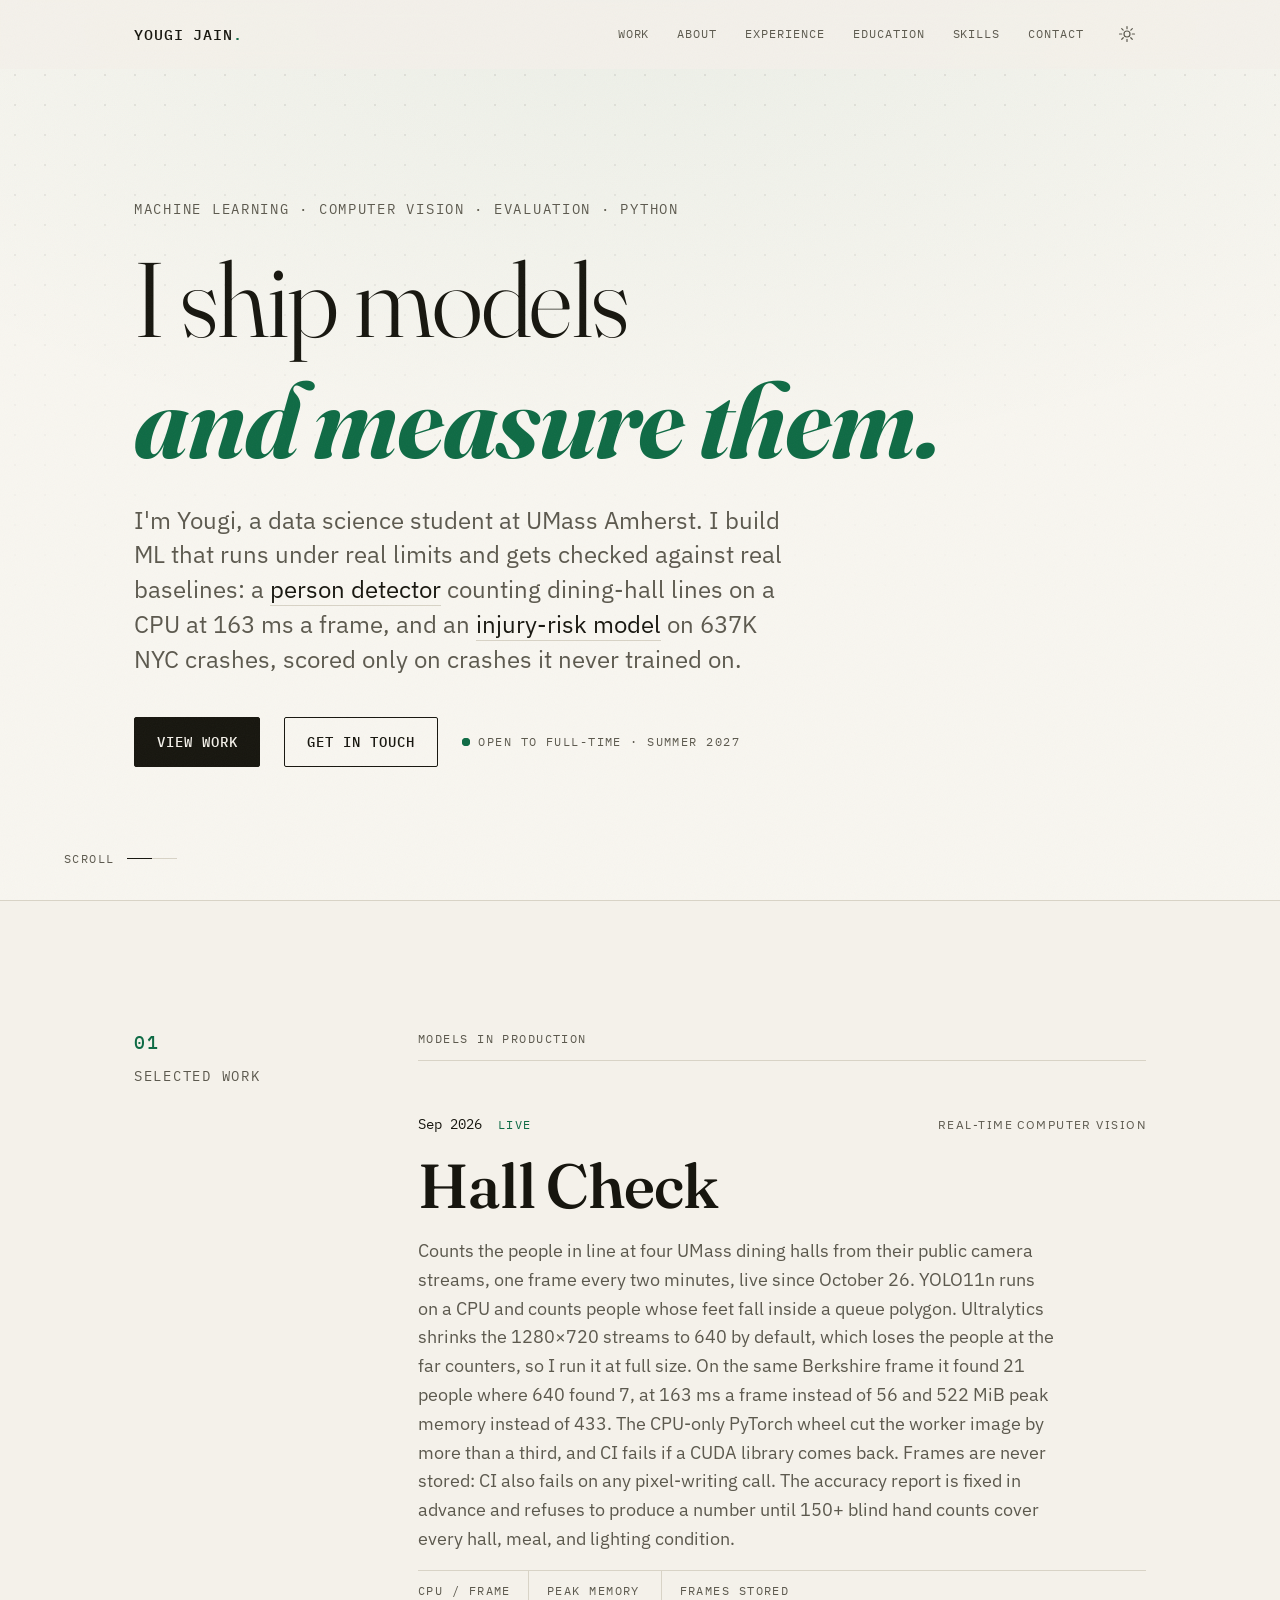
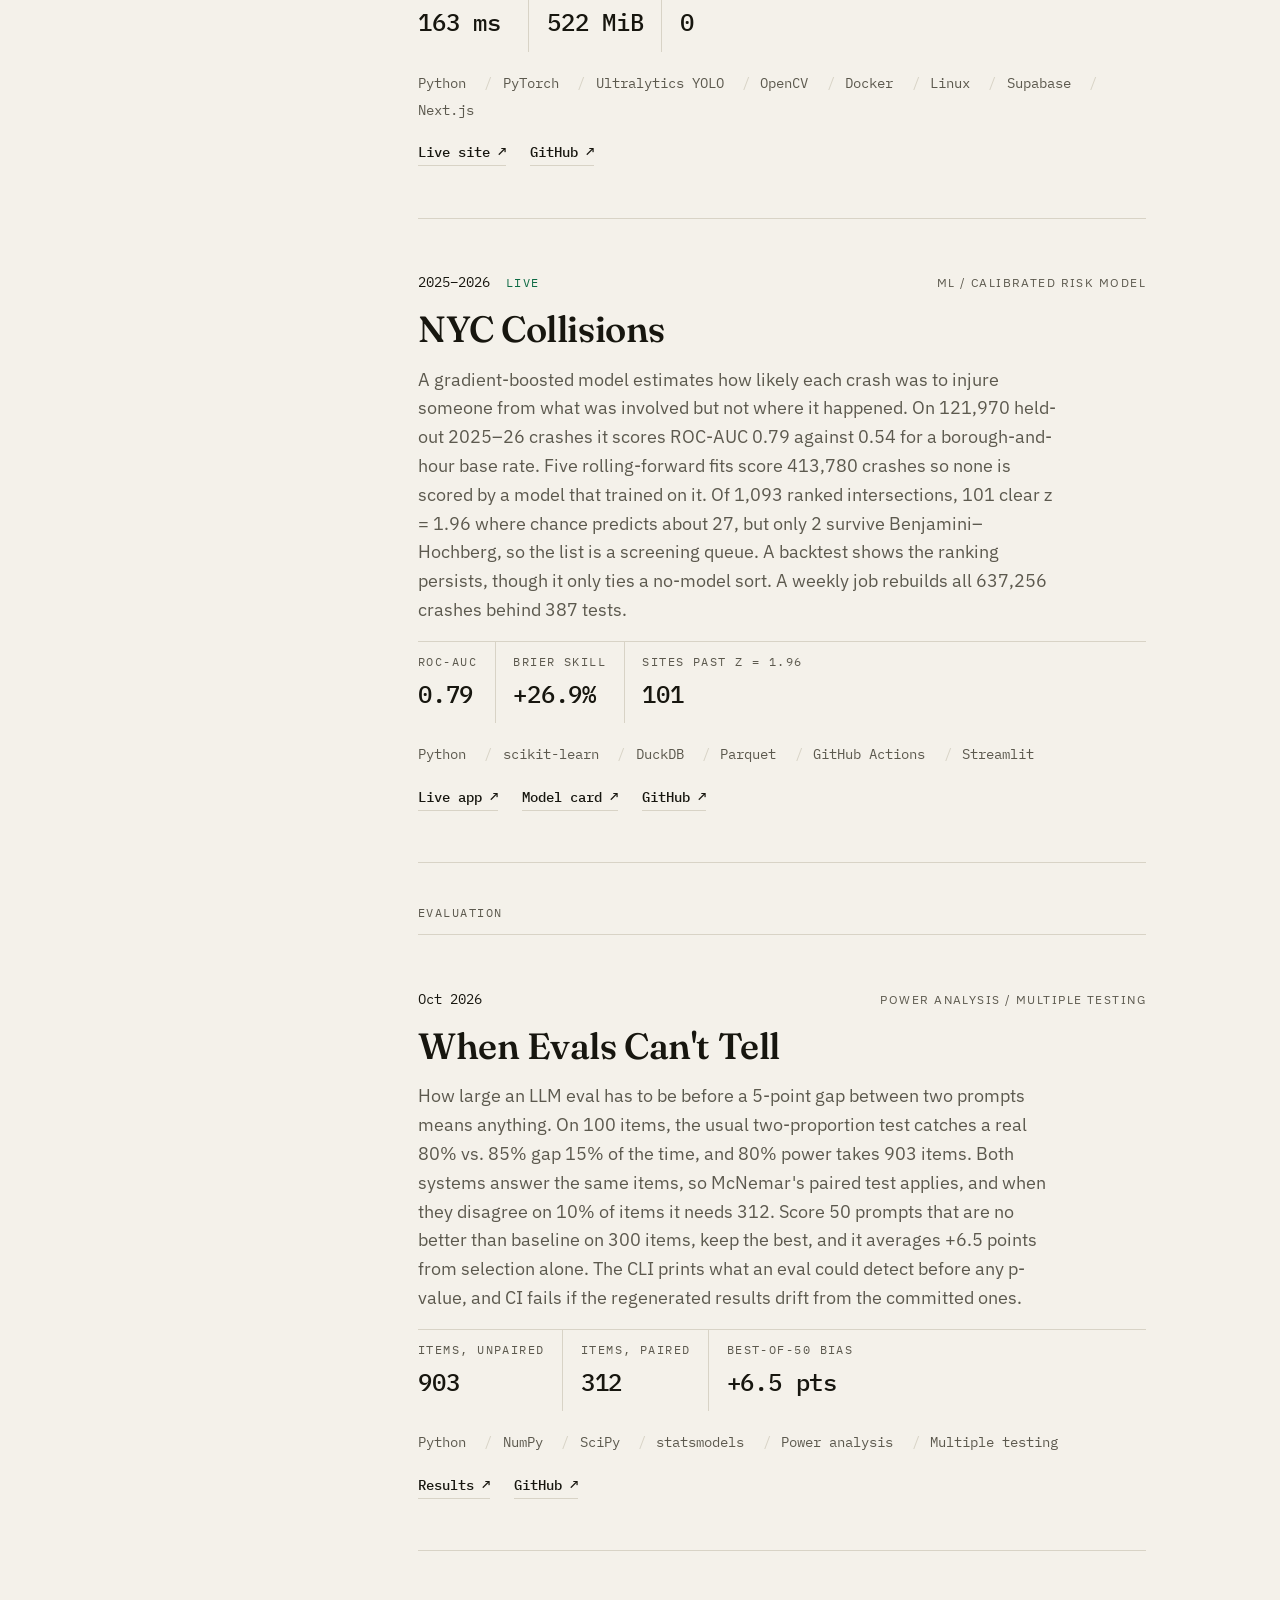
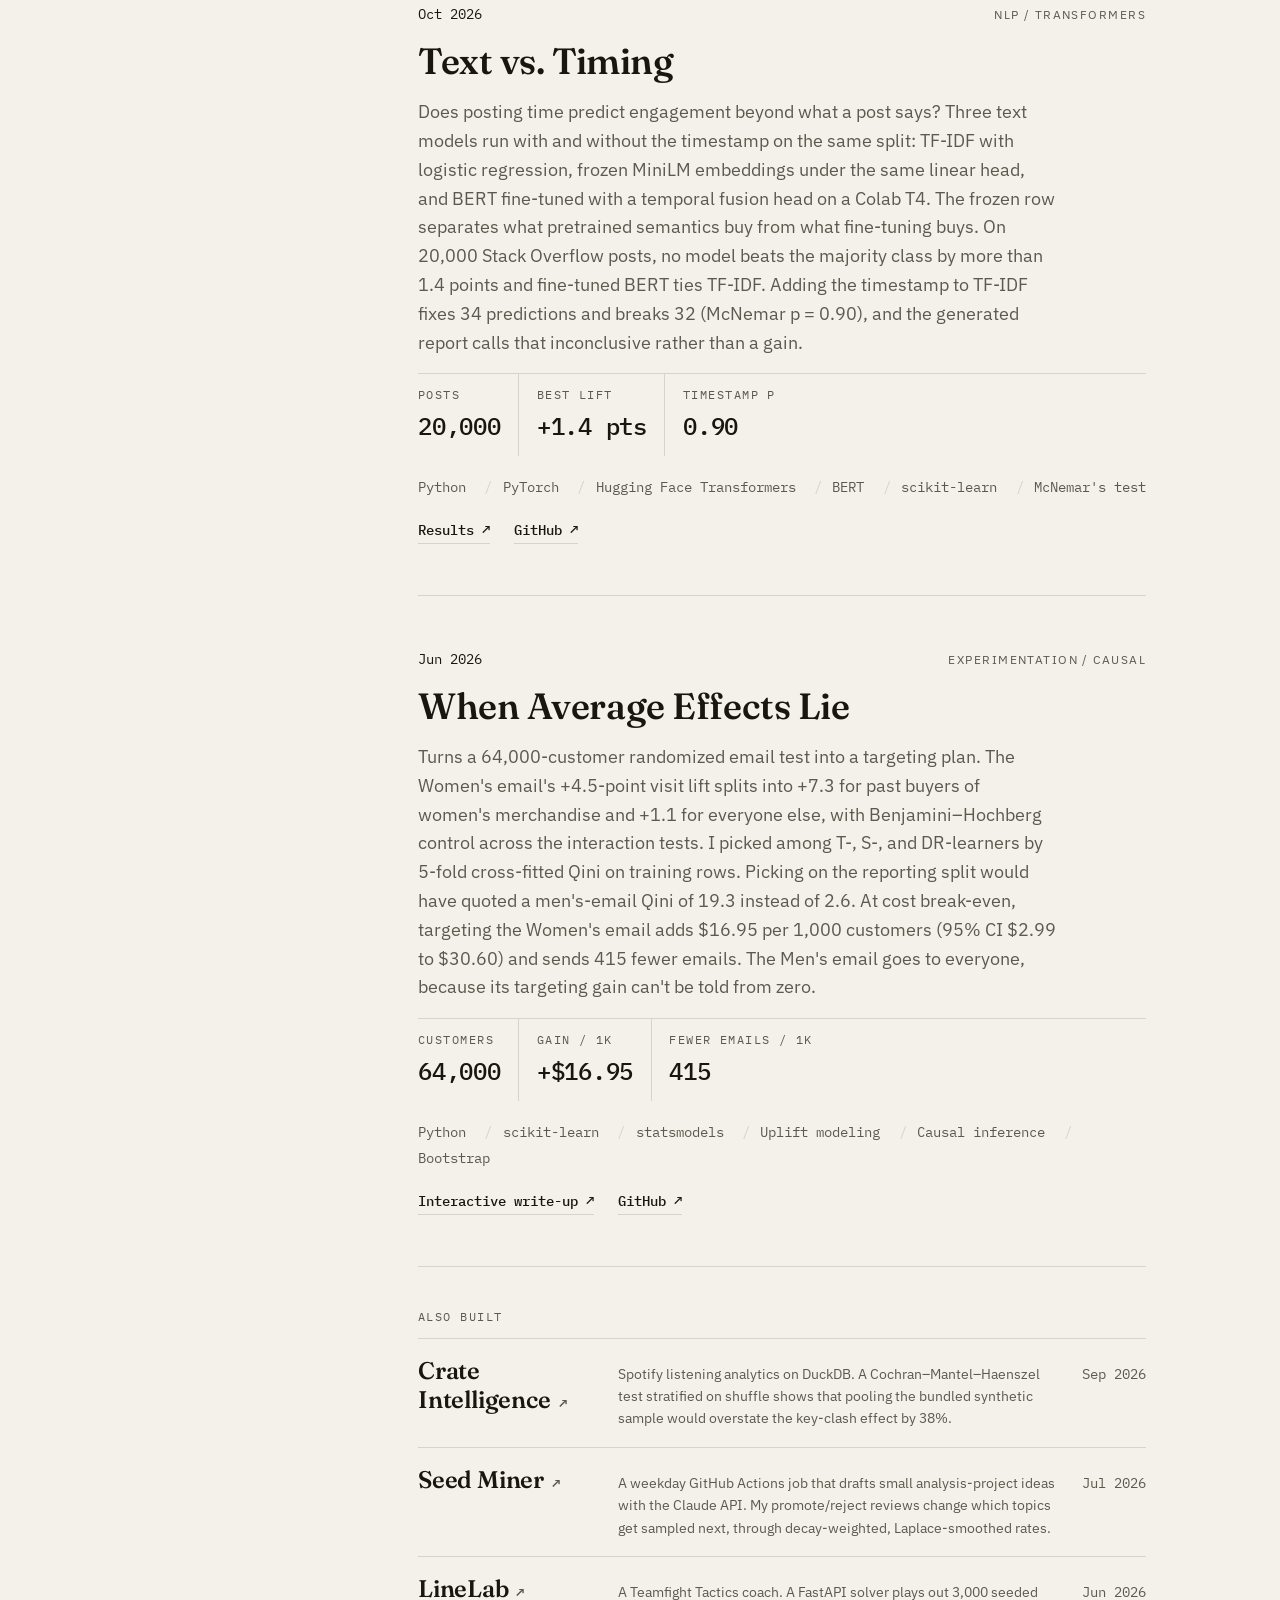
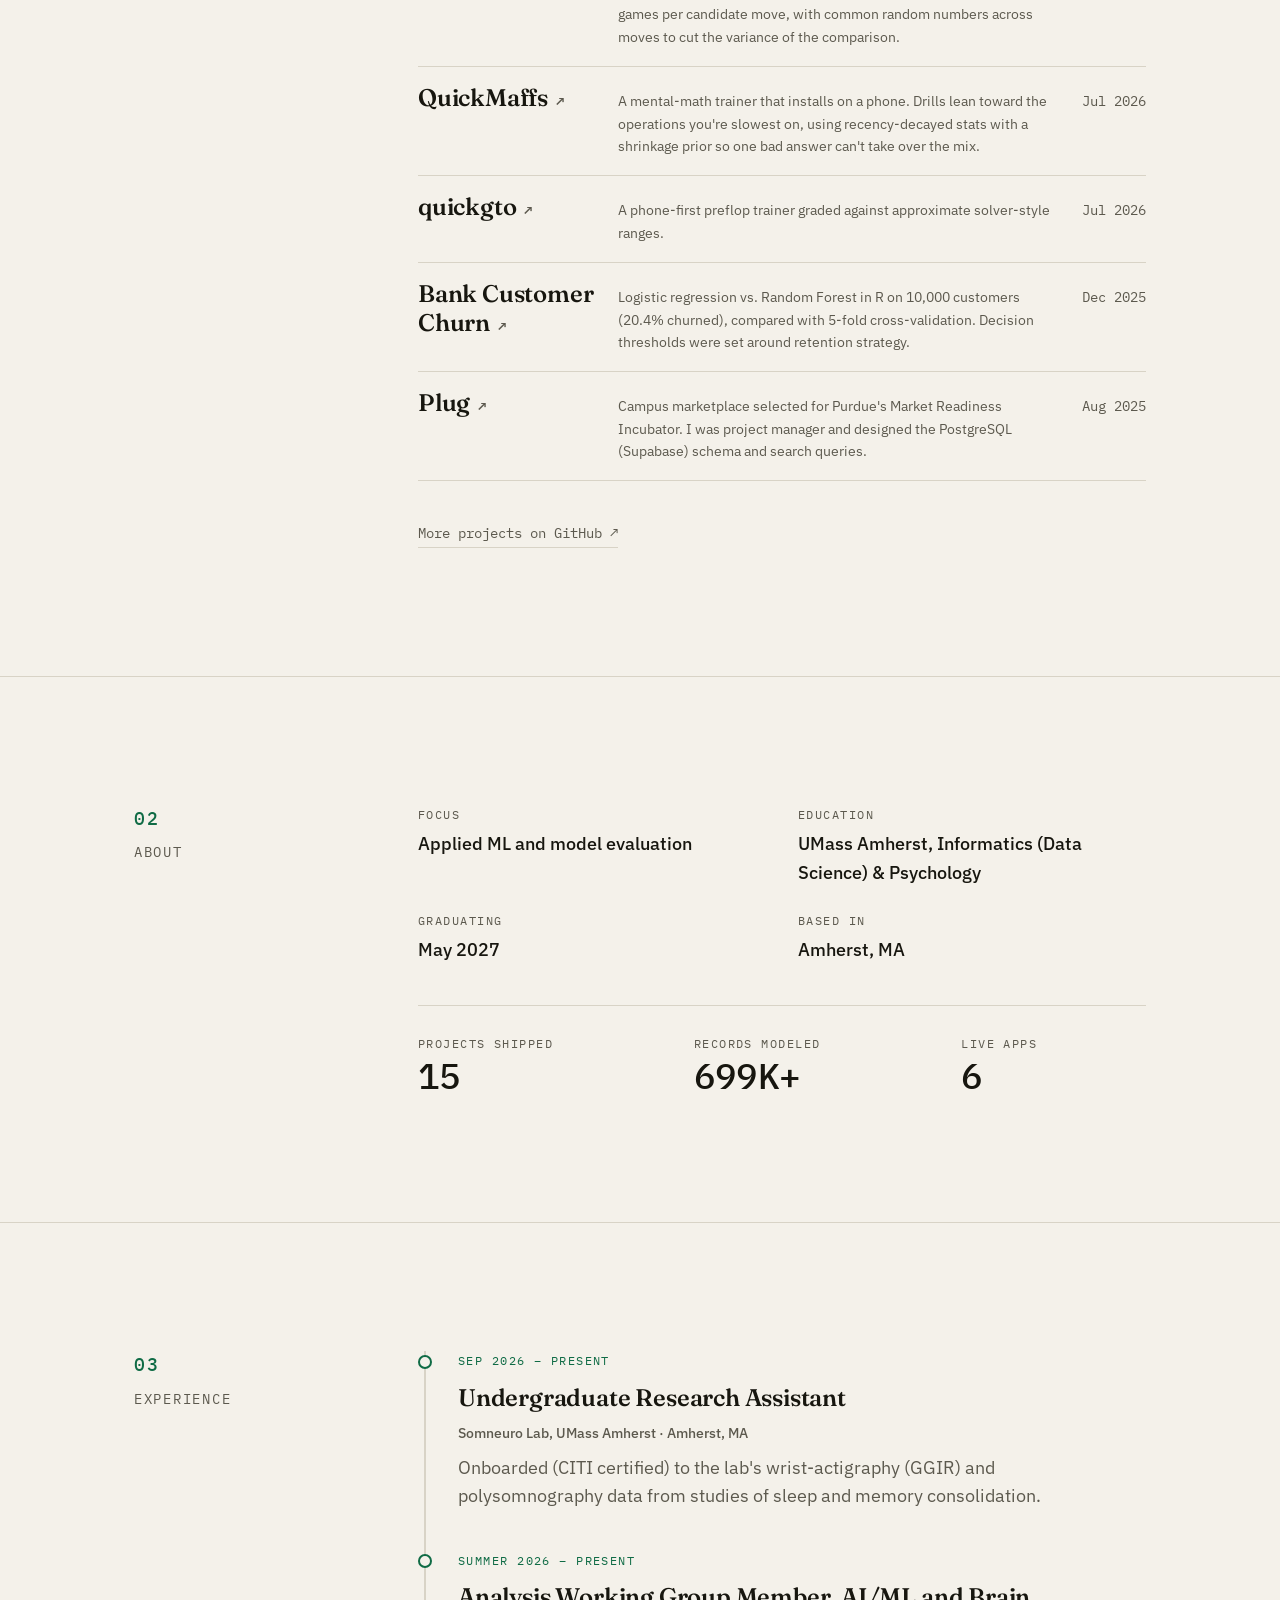
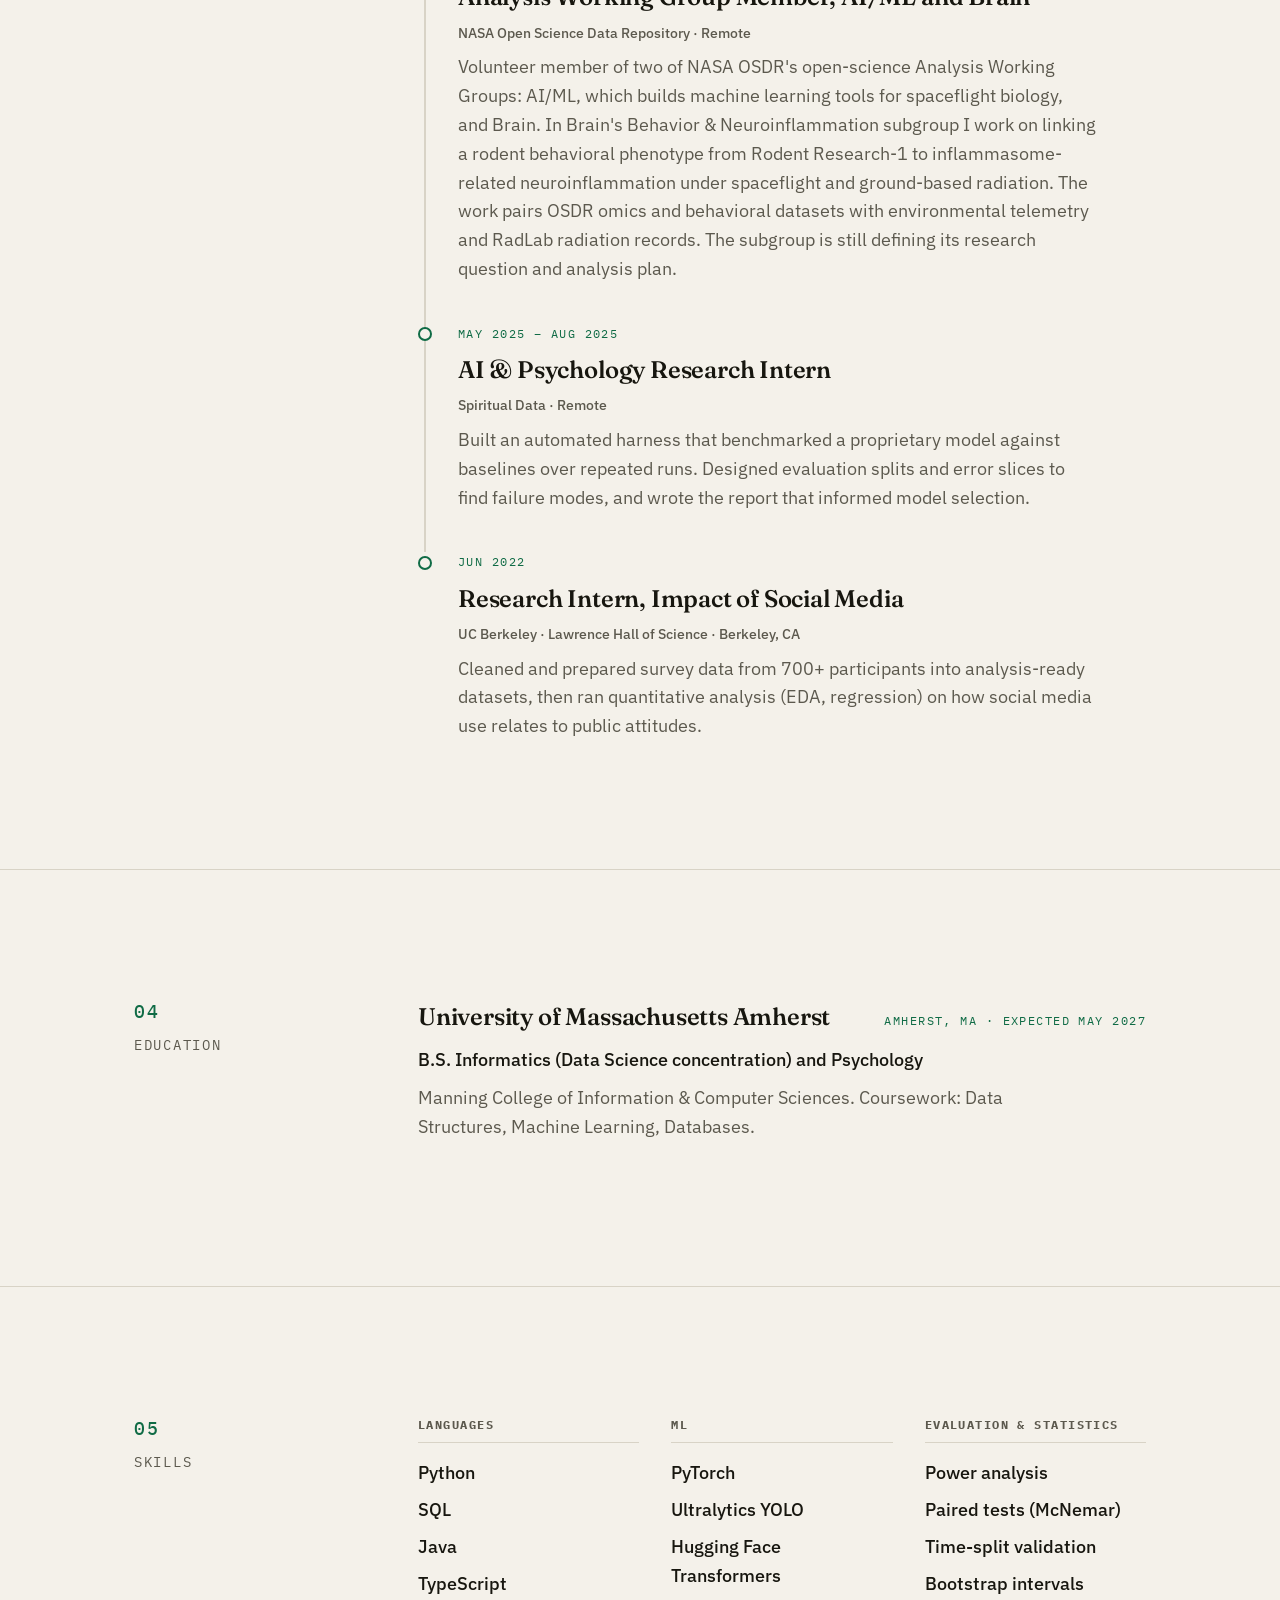
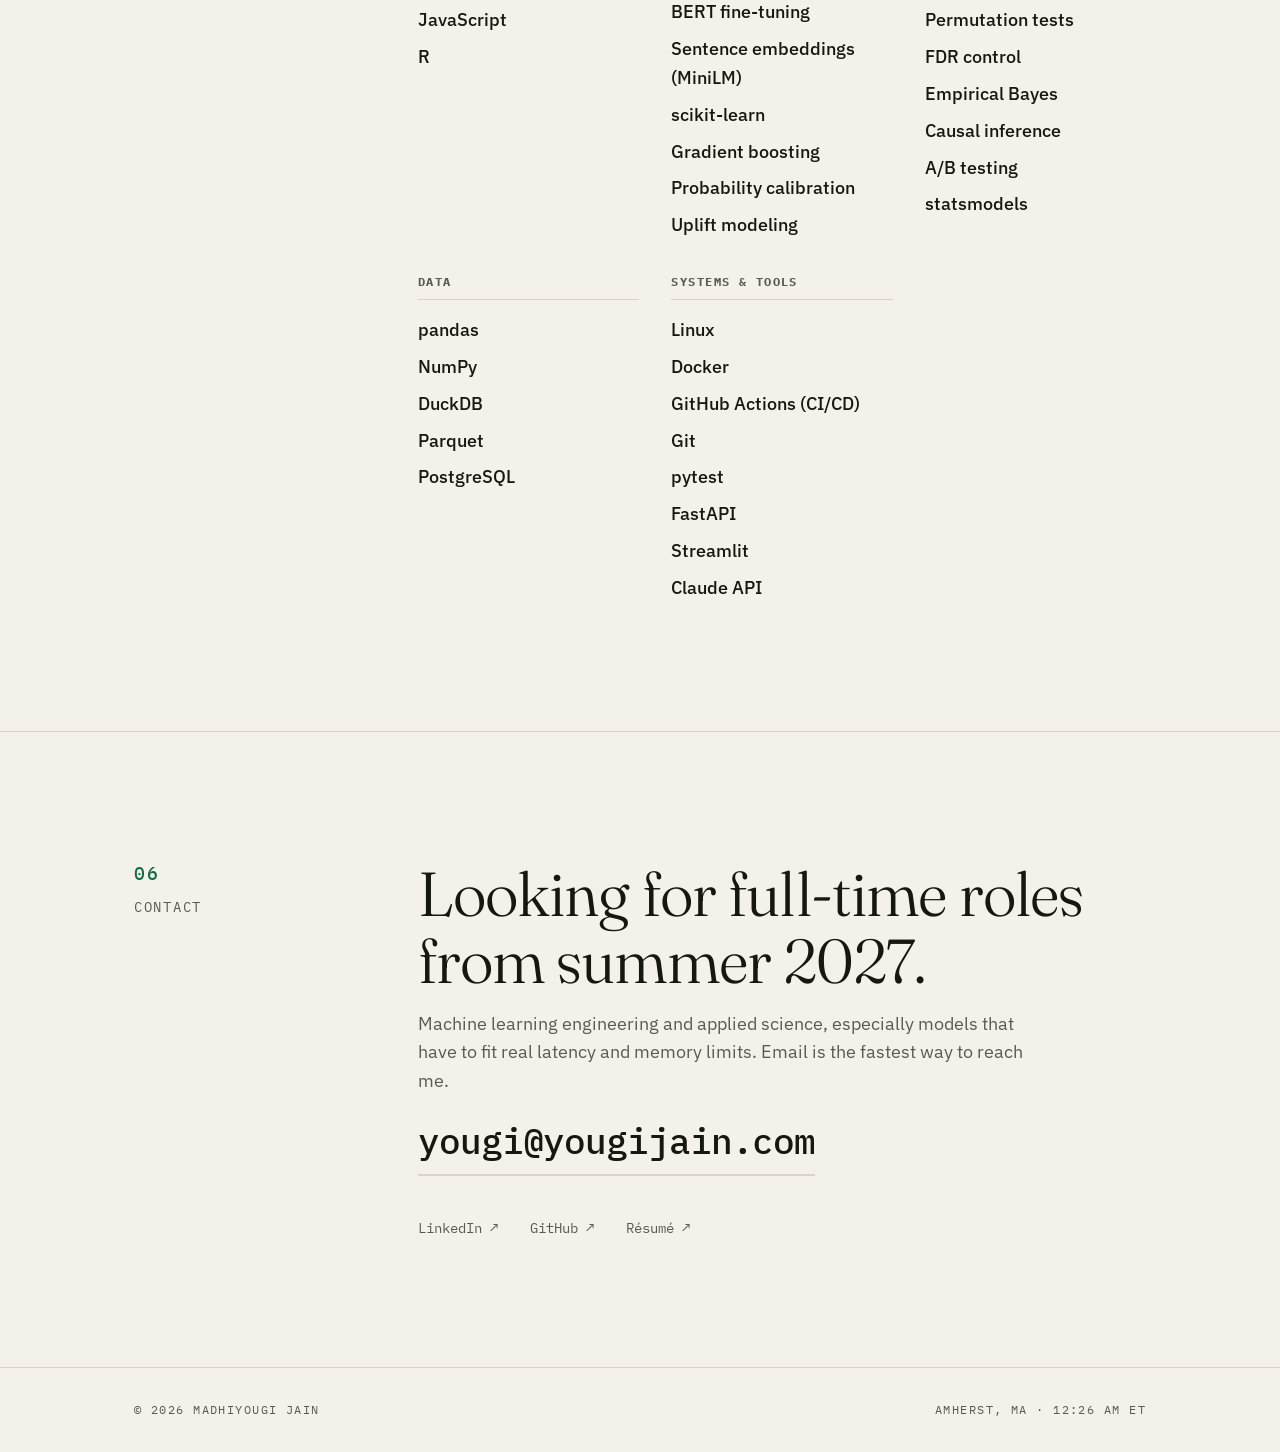
<file: index.html>
<!DOCTYPE html>
<html lang="en">
<head>
  <meta charset="UTF-8" />
  <meta name="viewport" content="width=device-width, initial-scale=1.0" />

  <!-- Set theme before first paint to avoid a flash; flag JS so the
       reveal animation only hides content when scripting is available. -->
  <script>
    (function () {
      try {
        var s = localStorage.getItem("theme");
        var dark = s ? s === "dark" : matchMedia("(prefers-color-scheme: dark)").matches;
        document.documentElement.dataset.theme = dark ? "dark" : "light";
        document.documentElement.classList.add("js");
      } catch (e) {}
    })();
  </script>

  <!-- ============================================================
       SEO / META: edit these freely
       ============================================================ -->
  <title>Yougi Jain | Machine Learning</title>
  <meta name="description" content="Madhiyougi (Yougi) Jain studies Informatics (Data Science) &amp; Psychology at UMass Amherst and is looking for machine learning roles. Projects include a real-time person counter running YOLO on a CPU and an injury-risk model trained on 637K NYC crashes." />
  <meta name="author" content="Madhiyougi Jain" />
  <link rel="canonical" href="https://yougijain.com" />

  <!-- Open Graph (link previews) -->
  <meta property="og:type" content="website" />
  <meta property="og:title" content="Yougi Jain | Machine Learning" />
  <meta property="og:description" content="Applied machine learning and model evaluation. Projects include real-time person detection on a CPU, a calibrated injury-risk model on 637K NYC crashes, and a study of how large an LLM eval has to be." />
  <meta property="og:url" content="https://yougijain.com" />
  <!-- <meta property="og:image" content="https://yougijain.com/assets/og-image.png" /> -->

  <!-- Structured data: how the site introduces itself to a name search -->
  <script type="application/ld+json">
  {
    "@context": "https://schema.org",
    "@type": "Person",
    "name": "Madhiyougi Jain",
    "alternateName": "Yougi Jain",
    "url": "https://yougijain.com",
    "email": "mailto:yougi@yougijain.com",
    "description": "Informatics (Data Science) and Psychology student at UMass Amherst looking for machine learning roles from summer 2027.",
    "affiliation": {
      "@type": "CollegeOrUniversity",
      "name": "University of Massachusetts Amherst"
    },
    "knowsAbout": ["Machine Learning", "Computer Vision", "Object Detection", "Natural Language Processing", "PyTorch", "Model Evaluation", "Model Calibration", "Statistics", "Causal Inference", "Python", "SQL", "Docker"],
    "sameAs": [
      "https://linkedin.com/in/yougijain",
      "https://github.com/yougijain"
    ]
  }
  </script>

  <!-- Browser chrome matches the theme (address bar on mobile) -->
  <meta name="theme-color" content="#f4f1ea" media="(prefers-color-scheme: light)" />
  <meta name="theme-color" content="#0c100e" media="(prefers-color-scheme: dark)" />

  <!-- Fonts: Fraunces (display) + IBM Plex Sans/Mono (body + data) -->
  <link rel="preconnect" href="https://fonts.googleapis.com" />
  <link rel="preconnect" href="https://fonts.gstatic.com" crossorigin />
  <link href="https://fonts.googleapis.com/css2?family=Fraunces:ital,opsz,wght@0,9..144,100..900;1,9..144,100..900&family=IBM+Plex+Mono:wght@400;500&family=IBM+Plex+Sans:wght@400;500;600&display=swap" rel="stylesheet" />

  <link rel="stylesheet" href="css/style.css?v=21" />
</head>
<body>
  <!-- Skip link for accessibility -->
  <a class="skip-link" href="#main">Skip to content</a>

  <!-- ============================================================
       NAV
       ============================================================ -->
  <header class="nav" id="nav">
    <div class="container nav__inner">
      <a class="nav__brand" href="#top">Yougi Jain<span class="nav__dot">.</span></a>

      <div class="nav__right">
        <nav class="nav__links" aria-label="Primary">
          <a href="#work">Work</a>
          <a href="#about">About</a>
          <a href="#experience">Experience</a>
          <a href="#education">Education</a>
          <a href="#skills">Skills</a>
          <a href="#contact">Contact</a>
        </nav>

        <button class="nav__theme" id="themeToggle" type="button" aria-label="Switch theme" aria-pressed="false">
          <svg class="nav__theme-sun" aria-hidden="true" width="18" height="18" viewBox="0 0 24 24" fill="none" stroke="currentColor" stroke-width="1.6" stroke-linecap="round">
            <circle cx="12" cy="12" r="4" />
            <path d="M12 2v3M12 19v3M2 12h3M19 12h3M4.9 4.9l2 2M17 17l2 2M19.1 4.9l-2 2M7 17l-2 2" />
          </svg>
          <svg class="nav__theme-moon" aria-hidden="true" width="18" height="18" viewBox="0 0 24 24" fill="currentColor">
            <path d="M21 12.8A9 9 0 1 1 11.2 3a7 7 0 0 0 9.8 9.8z" />
          </svg>
        </button>

        <button class="nav__toggle" id="navToggle" aria-label="Toggle menu" aria-expanded="false">
          <span></span><span></span>
        </button>
      </div>
    </div>
    <span class="nav__progress" aria-hidden="true"></span>
  </header>

  <main id="main">

    <!-- ============================================================
         HERO
         ============================================================ -->
    <section class="hero" id="top">
      <div class="container hero__content">
        <p class="hero__eyebrow reveal" id="eyebrow">Machine Learning · Computer Vision · Evaluation · Python</p>
        <h1 class="hero__title">
          <span class="hero__line"><span class="hero__line-inner">I ship models</span></span>
          <span class="hero__line"><span class="hero__line-inner"><em class="hero__accent-word">and measure them.</em></span></span>
        </h1>
        <p class="hero__lede reveal">
          I'm Yougi, a data science student at UMass Amherst. I build ML that runs
          under real limits and gets checked against real baselines: a
          <a href="#hall-check">person detector</a> counting dining-hall lines on a
          CPU at 163&nbsp;ms a frame, and an <a href="#nyc-collisions">injury-risk
          model</a> on 637K NYC crashes, scored only on crashes it never trained on.
        </p>
        <div class="hero__actions reveal">
          <a class="btn btn--primary" href="#work">View work</a>
          <a class="btn btn--ghost" href="#contact">Get in touch</a>
          <span class="hero__avail">
            <span class="hero__avail-dot" aria-hidden="true"></span>
            Open to full-time · Summer 2027
          </span>
        </div>
      </div>
      <div class="hero__scroll" aria-hidden="true">
        <span>Scroll</span>
        <div class="hero__scroll-line"></div>
      </div>
    </section>

    <!-- ============================================================
         WORK / PROJECTS
         Split into labelled .work-group blocks. Duplicate an
         <article class="project"> inside a group to add more.
         ============================================================ -->
    <section class="section" id="work">
      <div class="container section__grid">
        <div class="section__label"><span class="section__num">01</span> Selected Work</div>
        <div class="section__body">

          <!-- Group 1: models running on real data, on real hardware. -->
          <div class="work-group">
            <h3 class="work-group__label">Models in production</h3>
            <div class="projects">

              <article class="project project--featured reveal" id="hall-check">
                <div class="project__meta">
                  <span class="project__year">Sep 2026</span>
                  <span class="project__badge">Live</span>
                  <span class="project__type">Real-Time Computer Vision</span>
                </div>
                <div class="project__body">
                  <h4 class="project__title">Hall Check</h4>
                  <p class="project__desc">
                    Counts the people in line at four UMass dining halls from their public camera
                    streams, one frame every two minutes, live since October 26. YOLO11n runs on a
                    CPU and counts people whose feet fall inside a queue polygon. Ultralytics shrinks
                    the 1280&times;720 streams to 640 by default, which loses the people at the far
                    counters, so I run it at full size. On the same Berkshire frame it found 21 people
                    where 640 found 7, at 163&nbsp;ms a frame instead of 56 and 522&nbsp;MiB peak
                    memory instead of 433. The CPU-only PyTorch wheel cut the worker image by more than a
                    third, and CI fails if a CUDA library comes back. Frames are never stored: CI also
                    fails on any pixel-writing call. The accuracy report is fixed in advance and
                    refuses to produce a number until 150+ blind hand counts cover every hall, meal,
                    and lighting condition.
                  </p>
                  <dl class="stats">
                    <div class="stat"><dt>CPU / frame</dt><dd>163&nbsp;ms</dd></div>
                    <div class="stat"><dt>Peak memory</dt><dd>522&nbsp;MiB</dd></div>
                    <div class="stat"><dt>Frames stored</dt><dd>0</dd></div>
                  </dl>
                  <ul class="tags">
                    <li>Python</li><li>PyTorch</li><li>Ultralytics YOLO</li><li>OpenCV</li><li>Docker</li><li>Linux</li><li>Supabase</li><li>Next.js</li>
                  </ul>
                  <div class="project__links">
                    <a href="https://hall-check.vercel.app" target="_blank" rel="noopener">Live site ↗</a>
                    <a href="https://github.com/yougijain/hall-check" target="_blank" rel="noopener">GitHub ↗</a>
                  </div>
                </div>
              </article>

              <article class="project reveal" id="nyc-collisions">
                <div class="project__meta">
                  <span class="project__year">2025–2026</span>
                  <span class="project__badge">Live</span>
                  <span class="project__type">ML / Calibrated Risk Model</span>
                </div>
                <div class="project__body">
                  <h4 class="project__title">NYC Collisions</h4>
                  <p class="project__desc">
                    A gradient-boosted model estimates how likely each crash was to injure someone
                    from what was involved but not where it happened. On 121,970 held-out 2025–26
                    crashes it scores ROC-AUC 0.79 against 0.54 for a borough-and-hour base rate.
                    Five rolling-forward fits score 413,780 crashes so none is scored by a model that
                    trained on it. Of 1,093 ranked intersections, 101 clear z = 1.96 where chance
                    predicts about 27, but only 2 survive Benjamini–Hochberg, so the list is a
                    screening queue. A backtest shows the ranking persists, though it only ties a
                    no-model sort. A weekly job rebuilds all 637,256 crashes behind 387 tests.
                  </p>
                  <dl class="stats">
                    <div class="stat"><dt>ROC-AUC</dt><dd>0.79</dd></div>
                    <div class="stat"><dt>Brier skill</dt><dd>+26.9%</dd></div>
                    <div class="stat"><dt>Sites past z = 1.96</dt><dd>101</dd></div>
                  </dl>
                  <ul class="tags">
                    <li>Python</li><li>scikit-learn</li><li>DuckDB</li><li>Parquet</li><li>GitHub Actions</li><li>Streamlit</li>
                  </ul>
                  <div class="project__links">
                    <a href="https://nyc-collisions-current.streamlit.app/" target="_blank" rel="noopener">Live app ↗</a>
                    <a href="https://github.com/yougijain/NYC-Collisions/blob/main/docs/model_card.md" target="_blank" rel="noopener">Model card ↗</a>
                    <a href="https://github.com/yougijain/NYC-Collisions" target="_blank" rel="noopener">GitHub ↗</a>
                  </div>
                </div>
              </article>

              <!-- Add new projects to this group above this line. -->

            </div>
          </div>

          <!-- Group 2: measuring whether a model or a result is real. -->
          <div class="work-group">
            <h3 class="work-group__label">Evaluation</h3>
            <div class="projects">

              <article class="project reveal">
                <div class="project__meta">
                  <span class="project__year">Oct 2026</span>
                  <span class="project__type">Power Analysis / Multiple Testing</span>
                </div>
                <div class="project__body">
                  <h4 class="project__title">When Evals Can't Tell</h4>
                  <p class="project__desc">
                    How large an LLM eval has to be before a 5-point gap between two prompts means
                    anything. On 100 items, the usual two-proportion test catches a real 80% vs. 85%
                    gap 15% of the time, and 80% power takes 903 items. Both systems answer the same
                    items, so McNemar's paired test applies, and when they disagree on 10% of items it
                    needs 312. Score 50 prompts that are no better than baseline on 300 items, keep the
                    best, and it averages +6.5 points from selection alone. The CLI prints what an eval could detect before
                    any p-value, and CI fails if the regenerated results drift from the committed ones.
                  </p>
                  <dl class="stats">
                    <div class="stat"><dt>Items, unpaired</dt><dd>903</dd></div>
                    <div class="stat"><dt>Items, paired</dt><dd>312</dd></div>
                    <div class="stat"><dt>Best-of-50 bias</dt><dd>+6.5 pts</dd></div>
                  </dl>
                  <ul class="tags">
                    <li>Python</li><li>NumPy</li><li>SciPy</li><li>statsmodels</li><li>Power analysis</li><li>Multiple testing</li>
                  </ul>
                  <div class="project__links">
                    <a href="https://github.com/yougijain/when-evals-cant-tell/blob/main/RESULTS.md" target="_blank" rel="noopener">Results ↗</a>
                    <a href="https://github.com/yougijain/when-evals-cant-tell" target="_blank" rel="noopener">GitHub ↗</a>
                  </div>
                </div>
              </article>

              <article class="project reveal">
                <div class="project__meta">
                  <span class="project__year">Oct 2026</span>
                  <span class="project__type">NLP / Transformers</span>
                </div>
                <div class="project__body">
                  <h4 class="project__title">Text vs. Timing</h4>
                  <p class="project__desc">
                    Does posting time predict engagement beyond what a post says? Three text models
                    run with and without the timestamp on the same split: TF-IDF with logistic
                    regression, frozen MiniLM embeddings under the same linear head, and BERT
                    fine-tuned with a temporal fusion head on a Colab T4. The frozen row separates
                    what pretrained semantics buy from what fine-tuning buys. On 20,000 Stack
                    Overflow posts, no model beats the majority class by more than 1.4 points and
                    fine-tuned BERT ties TF-IDF. Adding the timestamp to TF-IDF fixes 34 predictions
                    and breaks 32 (McNemar p&nbsp;=&nbsp;0.90), and the generated report calls that
                    inconclusive rather than a gain.
                  </p>
                  <dl class="stats">
                    <div class="stat"><dt>Posts</dt><dd>20,000</dd></div>
                    <div class="stat"><dt>Best lift</dt><dd>+1.4 pts</dd></div>
                    <div class="stat"><dt>Timestamp p</dt><dd>0.90</dd></div>
                  </dl>
                  <ul class="tags">
                    <li>Python</li><li>PyTorch</li><li>Hugging Face Transformers</li><li>BERT</li><li>scikit-learn</li><li>McNemar's test</li>
                  </ul>
                  <div class="project__links">
                    <a href="https://github.com/yougijain/text-vs-timing/blob/main/RESULTS.md" target="_blank" rel="noopener">Results ↗</a>
                    <a href="https://github.com/yougijain/text-vs-timing" target="_blank" rel="noopener">GitHub ↗</a>
                  </div>
                </div>
              </article>

              <article class="project reveal">
                <div class="project__meta">
                  <span class="project__year">Jun 2026</span>
                  <span class="project__type">Experimentation / Causal</span>
                </div>
                <div class="project__body">
                  <h4 class="project__title">When Average Effects Lie</h4>
                  <p class="project__desc">
                    Turns a 64,000-customer randomized email test into a targeting plan. The Women's
                    email's +4.5-point visit lift splits into +7.3 for past buyers of women's
                    merchandise and +1.1 for everyone else, with Benjamini–Hochberg control across the
                    interaction tests. I picked among T-, S-, and DR-learners by 5-fold cross-fitted
                    Qini on training rows. Picking on the reporting split would have quoted a
                    men's-email Qini of 19.3 instead of 2.6. At cost break-even, targeting the Women's
                    email adds $16.95 per 1,000 customers (95% CI $2.99 to $30.60) and sends 415 fewer
                    emails. The Men's email goes to everyone, because its targeting gain can't be told
                    from zero.
                  </p>
                  <dl class="stats">
                    <div class="stat"><dt>Customers</dt><dd>64,000</dd></div>
                    <div class="stat"><dt>Gain / 1K</dt><dd>+$16.95</dd></div>
                    <div class="stat"><dt>Fewer emails / 1K</dt><dd>415</dd></div>
                  </dl>
                  <ul class="tags">
                    <li>Python</li><li>scikit-learn</li><li>statsmodels</li><li>Uplift modeling</li><li>Causal inference</li><li>Bootstrap</li>
                  </ul>
                  <div class="project__links">
                    <a href="https://yougijain.github.io/When-Average-Effects-Lie/" target="_blank" rel="noopener">Interactive write-up ↗</a>
                    <a href="https://github.com/yougijain/When-Average-Effects-Lie" target="_blank" rel="noopener">GitHub ↗</a>
                  </div>
                </div>
              </article>

              <!-- Add new projects to this group above this line. -->

            </div>
          </div>

          <!-- Compact index: real work that sits off the main thread, one
               hairline row each. Copy an <li class="index-list__item"> to add one. -->
          <div class="also reveal">
            <h3 class="also__label">Also built</h3>
            <ul class="index-list">
              <li class="index-list__item">
                <a href="https://crate-intelligence-yougijain.vercel.app" target="_blank" rel="noopener">
                  <span class="index-list__name">Crate Intelligence</span>
                  <span class="index-list__year">Sep 2026</span>
                  <span class="index-list__desc">Spotify listening analytics on DuckDB. A Cochran–Mantel–Haenszel test stratified on shuffle shows that pooling the bundled synthetic sample would overstate the key-clash effect by 38%.</span>
                </a>
              </li>
              <li class="index-list__item">
                <a href="https://github.com/yougijain/seed-miner" target="_blank" rel="noopener">
                  <span class="index-list__name">Seed Miner</span>
                  <span class="index-list__year">Jul 2026</span>
                  <span class="index-list__desc">A weekday GitHub Actions job that drafts small analysis-project ideas with the Claude API. My promote/reject reviews change which topics get sampled next, through decay-weighted, Laplace-smoothed rates.</span>
                </a>
              </li>
              <li class="index-list__item">
                <a href="https://linelab-yougijain.vercel.app" target="_blank" rel="noopener">
                  <span class="index-list__name">LineLab</span>
                  <span class="index-list__year">Jun 2026</span>
                  <span class="index-list__desc">A Teamfight Tactics coach. A FastAPI solver plays out 3,000 seeded games per candidate move, with common random numbers across moves to cut the variance of the comparison.</span>
                </a>
              </li>
              <li class="index-list__item">
                <a href="https://yougijain.github.io/quickmaffs/" target="_blank" rel="noopener">
                  <span class="index-list__name">QuickMaffs</span>
                  <span class="index-list__year">Jul 2026</span>
                  <span class="index-list__desc">A mental-math trainer that installs on a phone. Drills lean toward the operations you're slowest on, using recency-decayed stats with a shrinkage prior so one bad answer can't take over the mix.</span>
                </a>
              </li>
              <li class="index-list__item">
                <a href="https://quickgto.vercel.app" target="_blank" rel="noopener">
                  <span class="index-list__name">quickgto</span>
                  <span class="index-list__year">Jul 2026</span>
                  <span class="index-list__desc">A phone-first preflop trainer graded against approximate solver-style ranges.</span>
                </a>
              </li>
              <li class="index-list__item">
                <a href="https://drive.google.com/file/d/1z5jXN66sjxblivLzVYl0mpibCz6VO1iD/view" target="_blank" rel="noopener">
                  <span class="index-list__name">Bank Customer Churn</span>
                  <span class="index-list__year">Dec 2025</span>
                  <span class="index-list__desc">Logistic regression vs. Random Forest in R on 10,000 customers (20.4% churned), compared with 5-fold cross-validation. Decision thresholds were set around retention strategy.</span>
                </a>
              </li>
              <li class="index-list__item">
                <a href="https://github.com/yougijain/plug" target="_blank" rel="noopener">
                  <span class="index-list__name">Plug</span>
                  <span class="index-list__year">Aug 2025</span>
                  <span class="index-list__desc">Campus marketplace selected for Purdue's Market Readiness Incubator. I was project manager and designed the PostgreSQL (Supabase) schema and search queries.</span>
                </a>
              </li>
            </ul>
          </div>

          <a class="work__more" href="https://github.com/yougijain" target="_blank" rel="noopener">More projects on GitHub ↗</a>
        </div>
      </div>
    </section>

    <!-- ============================================================
         ABOUT
         ============================================================ -->
    <section class="section" id="about">
      <div class="container section__grid">
        <div class="section__label"><span class="section__num">02</span> About</div>
        <div class="section__body">
          <dl class="facts">
            <div class="fact">
              <dt>Focus</dt>
              <dd>Applied ML and model evaluation</dd>
            </div>
            <div class="fact">
              <dt>Education</dt>
              <dd>UMass Amherst, Informatics (Data Science) &amp; Psychology</dd>
            </div>
            <div class="fact">
              <dt>Graduating</dt>
              <dd>May 2027</dd>
            </div>
            <div class="fact">
              <dt>Based in</dt>
              <dd>Amherst, MA</dd>
            </div>
          </dl>

          <!-- At-a-glance footprint. Keep this the ONLY stat strip on the page.
               Counts are derived from the public GitHub portfolio + resume:
               shipped = Poker Trainer, quickgto, QuickMaffs, NYC Collisions,
               When Average Effects Lie, When Evals Can't Tell, Hall Check,
               Crate Intelligence, LineLab, Text vs. Timing, Seed Miner,
               Bank Churn, Plug, UMap, Retail Margin Intelligence (refactored-engine).
               records = 637,256 (NYC, grows weekly) + 64,000 (Hillstrom)
               + 20,000 (Stack Overflow) + 10,000 (Churn); Crate Intelligence and
               When Evals Can't Tell run on synthetic data, so they aren't counted.
               live = quickgto, QuickMaffs, NYC Collisions, Hall Check,
               Crate Intelligence, LineLab. -->
          <dl class="stat-strip reveal">
            <div><dt>Projects shipped</dt><dd>15</dd></div>
            <div><dt>Records modeled</dt><dd>700K+</dd></div>
            <div><dt>Live apps</dt><dd>6</dd></div>
          </dl>
        </div>
      </div>
    </section>

    <!-- ============================================================
         EXPERIENCE
         ============================================================ -->
    <section class="section" id="experience">
      <div class="container section__grid">
        <div class="section__label"><span class="section__num">03</span> Experience</div>
        <div class="section__body">
          <ol class="timeline">

            <li class="timeline__item reveal">
              <div class="timeline__when">Sep 2026 – Present</div>
              <div class="timeline__what">
                <h3>Undergraduate Research Assistant</h3>
                <p class="timeline__org">Somneuro Lab, UMass Amherst · Amherst, MA</p>
                <p>
                  Onboarded (CITI certified) to the lab's wrist-actigraphy (GGIR) and
                  polysomnography data from studies of sleep and memory consolidation.
                </p>
              </div>
            </li>

            <li class="timeline__item reveal">
              <div class="timeline__when">Summer 2026 – Present</div>
              <div class="timeline__what">
                <h3>Analysis Working Group Member, AI/ML and Brain</h3>
                <p class="timeline__org">NASA Open Science Data Repository · Remote</p>
                <p>
                  Volunteer member of two of NASA OSDR's open-science Analysis Working
                  Groups: AI/ML, which builds machine learning tools for spaceflight
                  biology, and Brain. In Brain's Behavior &amp; Neuroinflammation subgroup
                  I work on linking a rodent behavioral phenotype from Rodent Research-1
                  to inflammasome-related neuroinflammation under spaceflight and
                  ground-based radiation. The work pairs OSDR omics and behavioral datasets
                  with environmental telemetry and RadLab radiation records. The subgroup
                  is still defining its research question and analysis plan.
                </p>
              </div>
            </li>

            <li class="timeline__item reveal">
              <div class="timeline__when">May 2025 – Aug 2025</div>
              <div class="timeline__what">
                <h3>AI &amp; Psychology Research Intern</h3>
                <p class="timeline__org">Spiritual Data · Remote</p>
                <p>
                  Built an automated harness that benchmarked a proprietary model against
                  baselines over repeated runs. Designed evaluation splits and error slices
                  to find failure modes, and wrote the report that informed model selection.
                </p>
              </div>
            </li>

            <li class="timeline__item reveal">
              <div class="timeline__when">Jun 2022</div>
              <div class="timeline__what">
                <h3>Research Intern, Impact of Social Media</h3>
                <p class="timeline__org">UC Berkeley · Lawrence Hall of Science · Berkeley, CA</p>
                <p>
                  Cleaned and prepared survey data from 700+ participants into analysis-ready
                  datasets, then ran quantitative analysis (EDA, regression) on how social
                  media use relates to public attitudes.
                </p>
              </div>
            </li>

            <!-- Add new roles above this line. -->

          </ol>
        </div>
      </div>
    </section>

    <!-- ============================================================
         EDUCATION
         ============================================================ -->
    <section class="section" id="education">
      <div class="container section__grid">
        <div class="section__label"><span class="section__num">04</span> Education</div>
        <div class="section__body">
          <article class="edu reveal">
            <div class="edu__head">
              <h3 class="edu__school">University of Massachusetts Amherst</h3>
              <span class="edu__when">Amherst, MA · Expected May 2027</span>
            </div>
            <p class="edu__degree">B.S. Informatics (Data Science concentration) and Psychology</p>
            <p class="edu__note">
              Manning College of Information &amp; Computer Sciences. Coursework: Data
              Structures, Machine Learning, Databases.
            </p>
          </article>
        </div>
      </div>
    </section>

    <!-- ============================================================
         SKILLS
         ============================================================ -->
    <section class="section" id="skills">
      <div class="container section__grid">
        <div class="section__label"><span class="section__num">05</span> Skills</div>
        <div class="section__body">
          <div class="skills">
            <div class="skills__group">
              <h4>Languages</h4>
              <ul><li>Python</li><li>SQL</li><li>Java</li><li>TypeScript</li><li>JavaScript</li><li>R</li></ul>
            </div>
            <div class="skills__group">
              <h4>ML</h4>
              <ul><li>PyTorch</li><li>Ultralytics YOLO</li><li>Hugging Face Transformers</li><li>BERT fine-tuning</li><li>Sentence embeddings (MiniLM)</li><li>scikit-learn</li><li>Gradient boosting</li><li>Probability calibration</li><li>Uplift modeling</li></ul>
            </div>
            <div class="skills__group">
              <h4>Evaluation &amp; Statistics</h4>
              <ul><li>Power analysis</li><li>Paired tests (McNemar)</li><li>Time-split validation</li><li>Bootstrap intervals</li><li>Permutation tests</li><li>FDR control</li><li>Empirical Bayes</li><li>Causal inference</li><li>A/B testing</li><li>statsmodels</li></ul>
            </div>
            <div class="skills__group">
              <h4>Data</h4>
              <ul><li>pandas</li><li>NumPy</li><li>DuckDB</li><li>Parquet</li><li>PostgreSQL</li></ul>
            </div>
            <div class="skills__group">
              <h4>Systems &amp; Tools</h4>
              <ul><li>Linux</li><li>Docker</li><li>GitHub Actions (CI/CD)</li><li>Git</li><li>pytest</li><li>FastAPI</li><li>Streamlit</li><li>Claude API</li></ul>
            </div>
          </div>
        </div>
      </div>
    </section>

    <!-- ============================================================
         CONTACT
         ============================================================ -->
    <section class="section section--contact" id="contact">
      <div class="container section__grid">
        <div class="section__label"><span class="section__num">06</span> Contact</div>
        <div class="section__body">
          <h2 class="contact__title">Looking for full-time roles from summer 2027.</h2>
          <p class="contact__lede">
            Machine learning engineering and applied science, especially models that have
            to fit real latency and memory limits. Email is the fastest way to reach me.
          </p>
          <a class="contact__email" href="mailto:yougi@yougijain.com">yougi@yougijain.com</a>
          <div class="contact__socials">
            <a href="https://linkedin.com/in/yougijain" target="_blank" rel="noopener">LinkedIn ↗</a>
            <a href="https://github.com/yougijain" target="_blank" rel="noopener">GitHub ↗</a>
            <a href="assets/Madhiyougi_Jain_Resume.pdf" target="_blank" rel="noopener">Résumé ↗</a>
          </div>
        </div>
      </div>
    </section>

  </main>

  <!-- ============================================================
       FOOTER
       ============================================================ -->
  <footer class="footer">
    <div class="container footer__inner">
      <span>© <span id="year"></span> Madhiyougi Jain</span>
      <span class="footer__meta">Amherst, MA · <span id="localTime"></span></span>
    </div>
  </footer>

  <script src="js/main.js?v=2"></script>
</body>
</html>
</file>
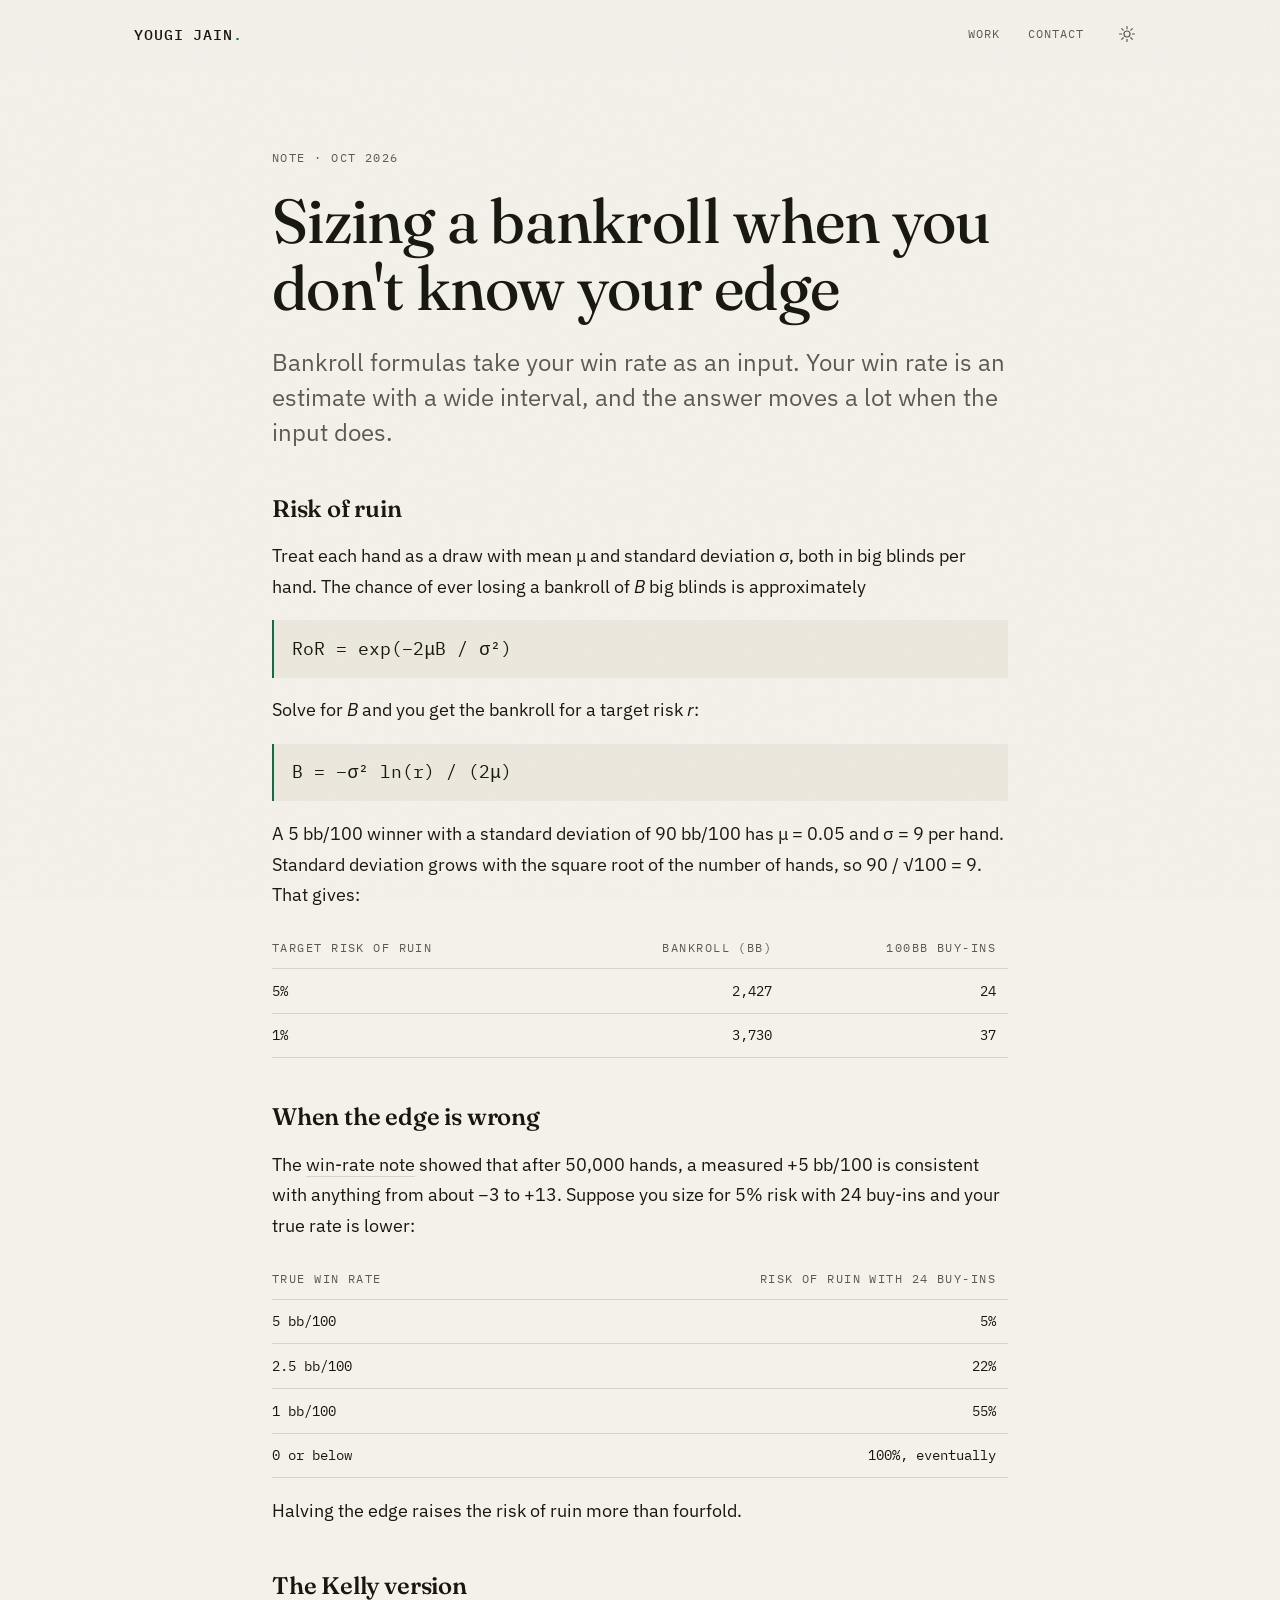
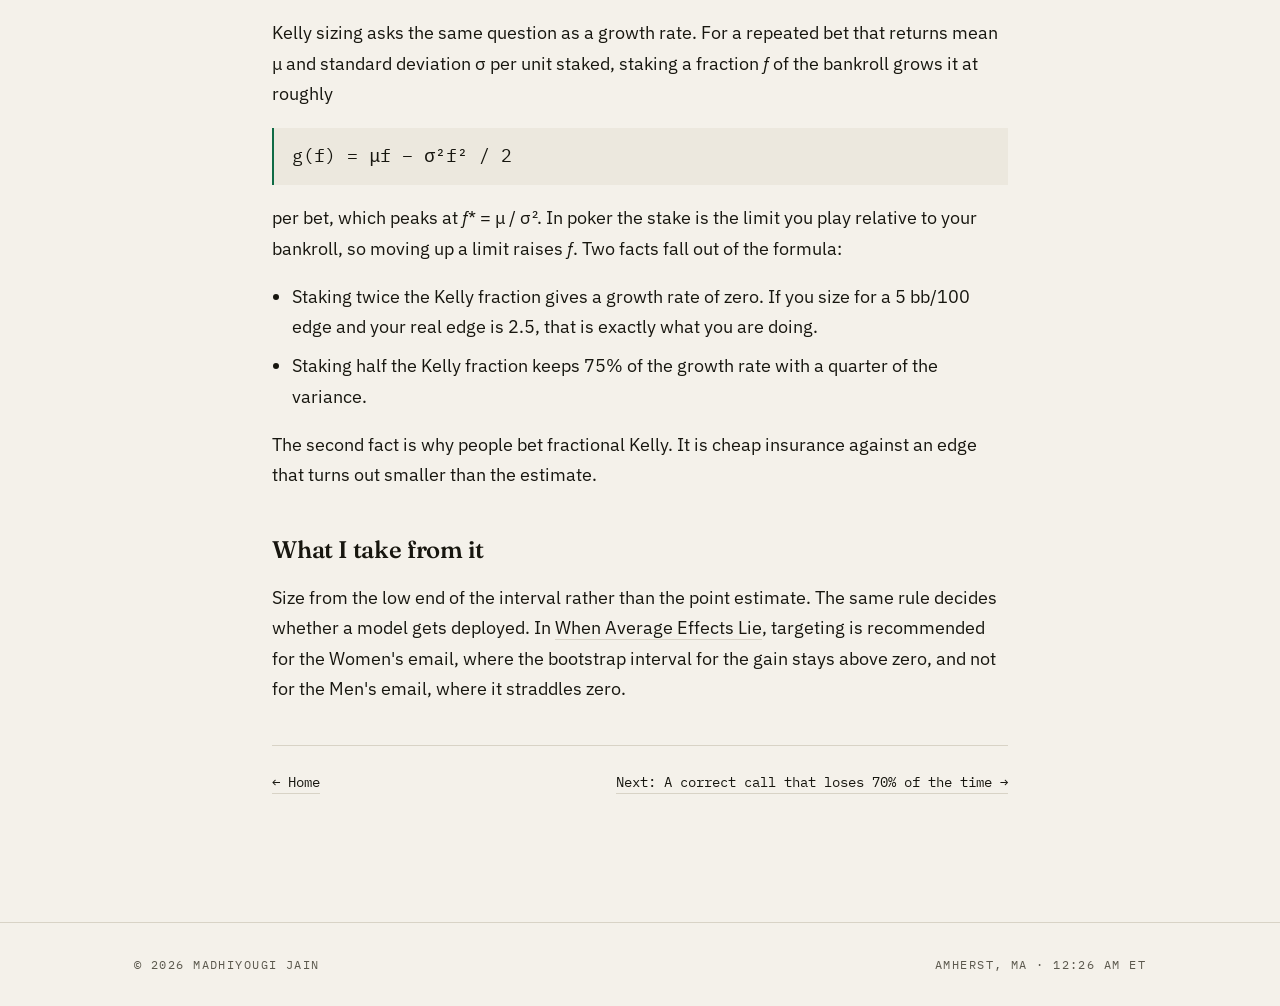
<file: notes/bankroll-unknown-edge.html>
<!DOCTYPE html>
<html lang="en">
<head>
  <meta charset="UTF-8" />
  <meta name="viewport" content="width=device-width, initial-scale=1.0" />

  <!-- Set theme before first paint to avoid a flash; flag JS so the
       reveal animation only hides content when scripting is available. -->
  <script>
    (function () {
      try {
        var s = localStorage.getItem("theme");
        var dark = s ? s === "dark" : matchMedia("(prefers-color-scheme: dark)").matches;
        document.documentElement.dataset.theme = dark ? "dark" : "light";
        document.documentElement.classList.add("js");
      } catch (e) {}
    })();
  </script>

  <title>Sizing a bankroll when you don't know your edge | Yougi Jain</title>
  <meta name="description" content="Risk of ruin and Kelly sizing both take your win rate as an input. What happens to a 5% risk-of-ruin bankroll when the true edge is half the estimate." />
  <meta name="author" content="Madhiyougi Jain" />
  <link rel="canonical" href="https://yougijain.com/notes/bankroll-unknown-edge.html" />

  <meta property="og:type" content="article" />
  <meta property="og:title" content="Sizing a bankroll when you don't know your edge" />
  <meta property="og:description" content="Risk of ruin and Kelly sizing both take your win rate as an input. What happens to a 5% risk-of-ruin bankroll when the true edge is half the estimate." />
  <meta property="og:url" content="https://yougijain.com/notes/bankroll-unknown-edge.html" />

  <meta name="theme-color" content="#f4f1ea" media="(prefers-color-scheme: light)" />
  <meta name="theme-color" content="#0c100e" media="(prefers-color-scheme: dark)" />

  <link rel="preconnect" href="https://fonts.googleapis.com" />
  <link rel="preconnect" href="https://fonts.gstatic.com" crossorigin />
  <link href="https://fonts.googleapis.com/css2?family=Fraunces:ital,opsz,wght@0,9..144,100..900;1,9..144,100..900&family=IBM+Plex+Mono:wght@400;500&family=IBM+Plex+Sans:wght@400;500;600&display=swap" rel="stylesheet" />

  <link rel="stylesheet" href="../css/style.css?v=21" />
</head>
<body>
  <a class="skip-link" href="#main">Skip to content</a>

  <header class="nav" id="nav">
    <div class="container nav__inner">
      <a class="nav__brand" href="../index.html">Yougi Jain<span class="nav__dot">.</span></a>

      <div class="nav__right">
        <nav class="nav__links" aria-label="Primary">
          <a href="../index.html#work">Work</a>
          <a href="../index.html#contact">Contact</a>
        </nav>

        <button class="nav__theme" id="themeToggle" type="button" aria-label="Switch theme" aria-pressed="false">
          <svg class="nav__theme-sun" aria-hidden="true" width="18" height="18" viewBox="0 0 24 24" fill="none" stroke="currentColor" stroke-width="1.6" stroke-linecap="round">
            <circle cx="12" cy="12" r="4" />
            <path d="M12 2v3M12 19v3M2 12h3M19 12h3M4.9 4.9l2 2M17 17l2 2M19.1 4.9l-2 2M7 17l-2 2" />
          </svg>
          <svg class="nav__theme-moon" aria-hidden="true" width="18" height="18" viewBox="0 0 24 24" fill="currentColor">
            <path d="M21 12.8A9 9 0 1 1 11.2 3a7 7 0 0 0 9.8 9.8z" />
          </svg>
        </button>

        <button class="nav__toggle" id="navToggle" aria-label="Toggle menu" aria-expanded="false">
          <span></span><span></span>
        </button>
      </div>
    </div>
    <span class="nav__progress" aria-hidden="true"></span>
  </header>

  <main id="main">
    <article class="note">
      <div class="container note__inner">
        <p class="note__meta">Note · Oct 2026</p>
        <h1 class="note__title">Sizing a bankroll when you don't know your edge</h1>
        <p class="note__lede">
          Bankroll formulas take your win rate as an input. Your win rate is an estimate
          with a wide interval, and the answer moves a lot when the input does.
        </p>

        <div class="note__body">
          <h2>Risk of ruin</h2>
          <p>
            Treat each hand as a draw with mean μ and standard deviation σ, both in big
            blinds per hand. The chance of ever losing a bankroll of <i>B</i> big blinds is
            approximately
          </p>
          <p class="note__formula">RoR = exp(−2μB / σ²)</p>
          <p>Solve for <i>B</i> and you get the bankroll for a target risk <i>r</i>:</p>
          <p class="note__formula">B = −σ² ln(r) / (2μ)</p>
          <p>
            A 5&nbsp;bb/100 winner with a standard deviation of 90&nbsp;bb/100 has μ&nbsp;=&nbsp;0.05 and σ&nbsp;=&nbsp;9
            per hand. Standard deviation grows with the square root of the number of hands,
            so 90&nbsp;/&nbsp;√100&nbsp;=&nbsp;9. That gives:
          </p>
          <div class="note__table-wrap">
            <table class="note__table">
              <thead>
                <tr><th scope="col">Target risk of ruin</th><th scope="col">Bankroll (bb)</th><th scope="col">100bb buy-ins</th></tr>
              </thead>
              <tbody>
                <tr><td>5%</td><td>2,427</td><td>24</td></tr>
                <tr><td>1%</td><td>3,730</td><td>37</td></tr>
              </tbody>
            </table>
          </div>

          <h2>When the edge is wrong</h2>
          <p>
            The <a href="win-rate-sample-size.html">win-rate note</a> showed that after
            50,000 hands, a measured +5&nbsp;bb/100 is consistent with anything from about −3 to
            +13. Suppose you size for 5% risk with 24&nbsp;buy-ins and your true rate is lower:
          </p>
          <div class="note__table-wrap">
            <table class="note__table">
              <thead>
                <tr><th scope="col">True win rate</th><th scope="col">Risk of ruin with 24&nbsp;buy-ins</th></tr>
              </thead>
              <tbody>
                <tr><td>5&nbsp;bb/100</td><td>5%</td></tr>
                <tr><td>2.5&nbsp;bb/100</td><td>22%</td></tr>
                <tr><td>1&nbsp;bb/100</td><td>55%</td></tr>
                <tr><td>0 or below</td><td>100%, eventually</td></tr>
              </tbody>
            </table>
          </div>
          <p>Halving the edge raises the risk of ruin more than fourfold.</p>

          <h2>The Kelly version</h2>
          <p>
            Kelly sizing asks the same question as a growth rate. For a repeated bet that
            returns mean μ and standard deviation σ per unit staked, staking a fraction
            <i>f</i> of the bankroll grows it at roughly
          </p>
          <p class="note__formula">g(f) = μf − σ²f² / 2</p>
          <p>
            per bet, which peaks at <i>f</i>*&nbsp;=&nbsp;μ&nbsp;/&nbsp;σ². In poker the stake is the limit you
            play relative to your bankroll, so moving up a limit raises <i>f</i>. Two facts
            fall out of the formula:
          </p>
          <ul>
            <li>
              Staking twice the Kelly fraction gives a growth rate of zero. If you size for
              a 5&nbsp;bb/100 edge and your real edge is 2.5, that is exactly what you are doing.
            </li>
            <li>
              Staking half the Kelly fraction keeps 75% of the growth rate with a quarter of
              the variance.
            </li>
          </ul>
          <p>
            The second fact is why people bet fractional Kelly. It is cheap insurance
            against an edge that turns out smaller than the estimate.
          </p>

          <h2>What I take from it</h2>
          <p>
            Size from the low end of the interval rather than the point estimate. The same
            rule decides whether a model gets deployed. In
            <a href="https://yougijain.github.io/When-Average-Effects-Lie/">When Average
            Effects Lie</a>, targeting is recommended for the Women's email, where the
            bootstrap interval for the gain stays above zero, and not for the Men's email,
            where it straddles zero.
          </p>
        </div>

        <footer class="note__end">
          <a href="../index.html">← Home</a>
          <a href="correct-call-that-loses.html">Next: A correct call that loses 70% of the time →</a>
        </footer>
      </div>
    </article>
  </main>

  <footer class="footer">
    <div class="container footer__inner">
      <span>© <span id="year"></span> Madhiyougi Jain</span>
      <span class="footer__meta">Amherst, MA · <span id="localTime"></span></span>
    </div>
  </footer>

  <script src="../js/main.js?v=2"></script>
</body>
</html>
</file>
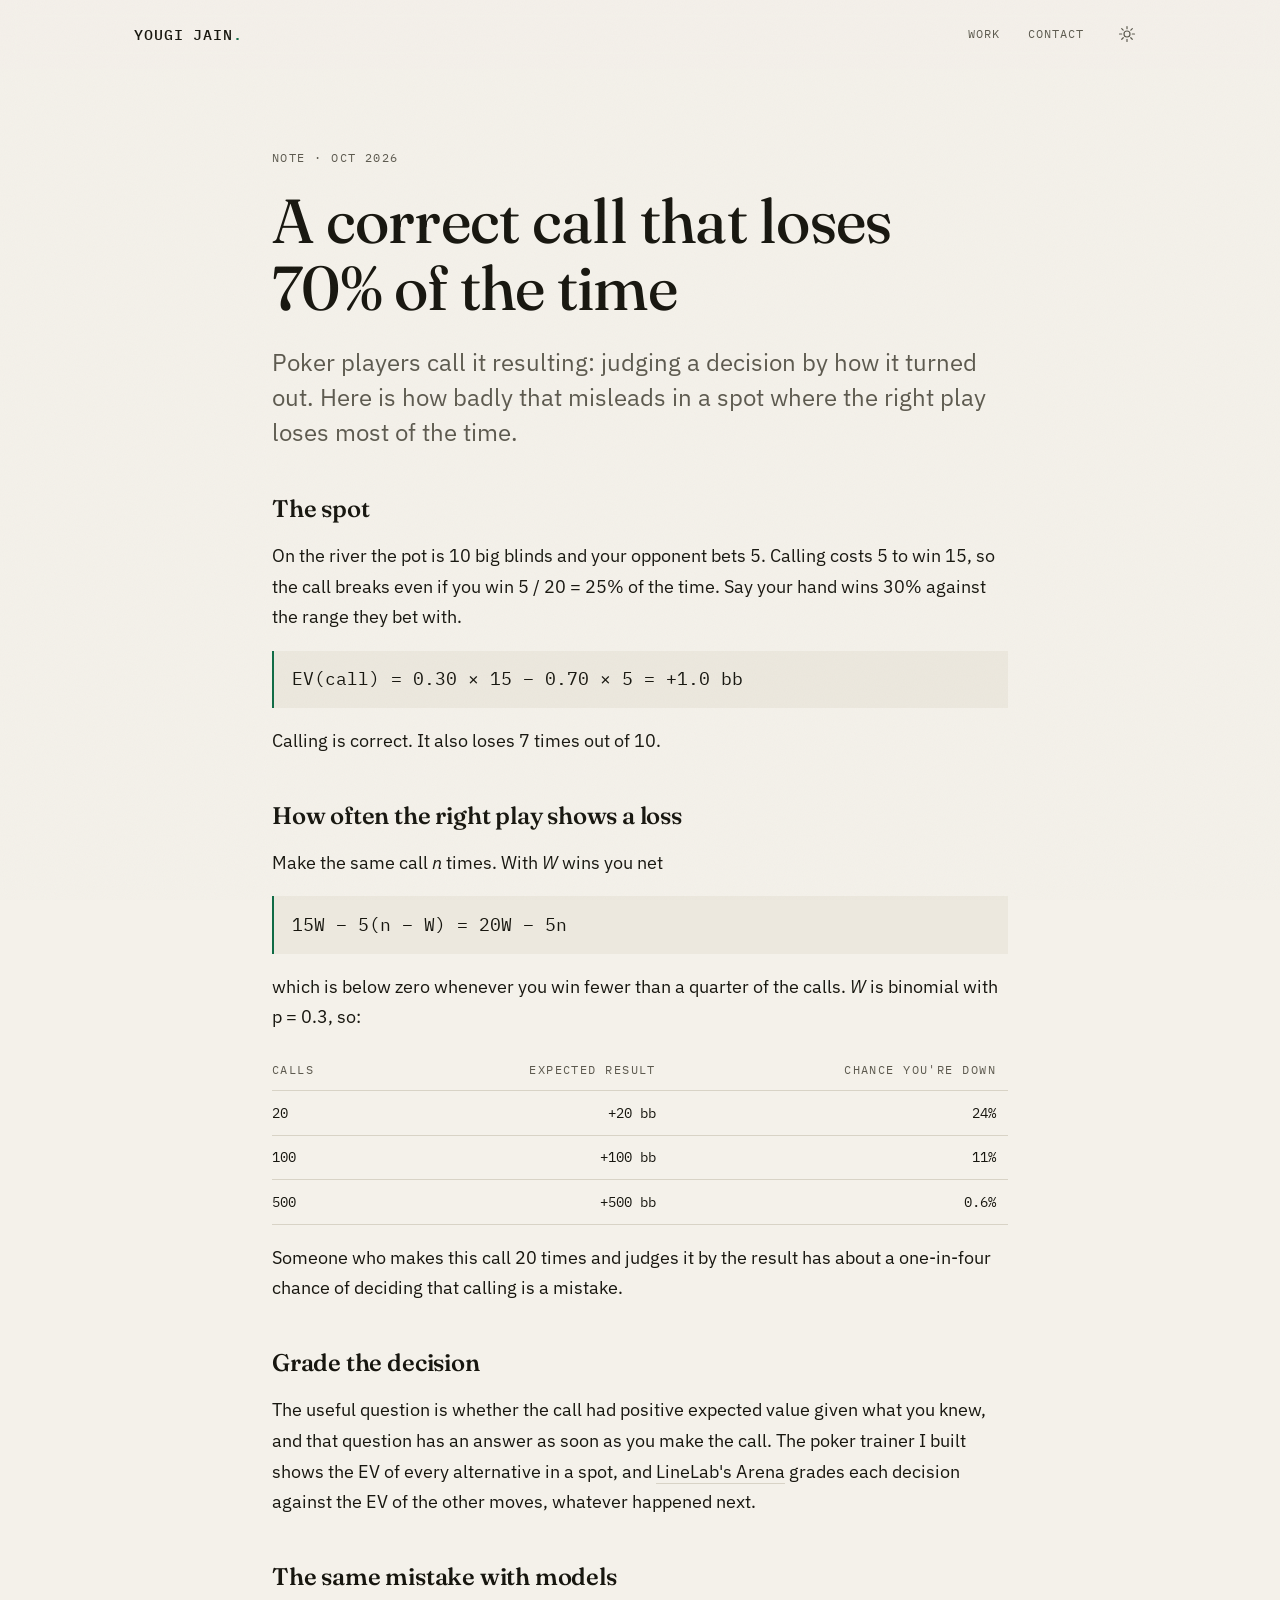
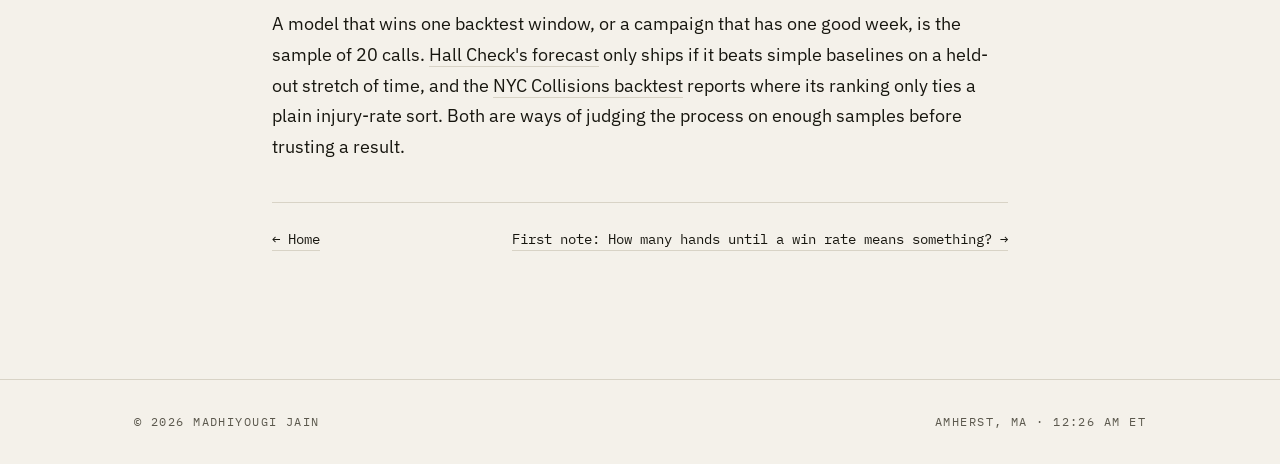
<file: notes/correct-call-that-loses.html>
<!DOCTYPE html>
<html lang="en">
<head>
  <meta charset="UTF-8" />
  <meta name="viewport" content="width=device-width, initial-scale=1.0" />

  <!-- Set theme before first paint to avoid a flash; flag JS so the
       reveal animation only hides content when scripting is available. -->
  <script>
    (function () {
      try {
        var s = localStorage.getItem("theme");
        var dark = s ? s === "dark" : matchMedia("(prefers-color-scheme: dark)").matches;
        document.documentElement.dataset.theme = dark ? "dark" : "light";
        document.documentElement.classList.add("js");
      } catch (e) {}
    })();
  </script>

  <title>A correct call that loses 70% of the time | Yougi Jain</title>
  <meta name="description" content="Judging a decision by its result is called resulting. A worked river call that is +EV yet loses 7 times in 10, and how often a correct strategy still shows a loss." />
  <meta name="author" content="Madhiyougi Jain" />
  <link rel="canonical" href="https://yougijain.com/notes/correct-call-that-loses.html" />

  <meta property="og:type" content="article" />
  <meta property="og:title" content="A correct call that loses 70% of the time" />
  <meta property="og:description" content="Judging a decision by its result is called resulting. A worked river call that is +EV yet loses 7 times in 10, and how often a correct strategy still shows a loss." />
  <meta property="og:url" content="https://yougijain.com/notes/correct-call-that-loses.html" />

  <meta name="theme-color" content="#f4f1ea" media="(prefers-color-scheme: light)" />
  <meta name="theme-color" content="#0c100e" media="(prefers-color-scheme: dark)" />

  <link rel="preconnect" href="https://fonts.googleapis.com" />
  <link rel="preconnect" href="https://fonts.gstatic.com" crossorigin />
  <link href="https://fonts.googleapis.com/css2?family=Fraunces:ital,opsz,wght@0,9..144,100..900;1,9..144,100..900&family=IBM+Plex+Mono:wght@400;500&family=IBM+Plex+Sans:wght@400;500;600&display=swap" rel="stylesheet" />

  <link rel="stylesheet" href="../css/style.css?v=21" />
</head>
<body>
  <a class="skip-link" href="#main">Skip to content</a>

  <header class="nav" id="nav">
    <div class="container nav__inner">
      <a class="nav__brand" href="../index.html">Yougi Jain<span class="nav__dot">.</span></a>

      <div class="nav__right">
        <nav class="nav__links" aria-label="Primary">
          <a href="../index.html#work">Work</a>
          <a href="../index.html#contact">Contact</a>
        </nav>

        <button class="nav__theme" id="themeToggle" type="button" aria-label="Switch theme" aria-pressed="false">
          <svg class="nav__theme-sun" aria-hidden="true" width="18" height="18" viewBox="0 0 24 24" fill="none" stroke="currentColor" stroke-width="1.6" stroke-linecap="round">
            <circle cx="12" cy="12" r="4" />
            <path d="M12 2v3M12 19v3M2 12h3M19 12h3M4.9 4.9l2 2M17 17l2 2M19.1 4.9l-2 2M7 17l-2 2" />
          </svg>
          <svg class="nav__theme-moon" aria-hidden="true" width="18" height="18" viewBox="0 0 24 24" fill="currentColor">
            <path d="M21 12.8A9 9 0 1 1 11.2 3a7 7 0 0 0 9.8 9.8z" />
          </svg>
        </button>

        <button class="nav__toggle" id="navToggle" aria-label="Toggle menu" aria-expanded="false">
          <span></span><span></span>
        </button>
      </div>
    </div>
    <span class="nav__progress" aria-hidden="true"></span>
  </header>

  <main id="main">
    <article class="note">
      <div class="container note__inner">
        <p class="note__meta">Note · Oct 2026</p>
        <h1 class="note__title">A correct call that loses 70% of the time</h1>
        <p class="note__lede">
          Poker players call it resulting: judging a decision by how it turned out.
          Here is how badly that misleads in a spot where the right play loses most of the
          time.
        </p>

        <div class="note__body">
          <h2>The spot</h2>
          <p>
            On the river the pot is 10 big blinds and your opponent bets 5. Calling costs 5
            to win 15, so the call breaks even if you win 5&nbsp;/&nbsp;20&nbsp;=&nbsp;25% of
            the time. Say your hand wins 30% against the range they bet with.
          </p>
          <p class="note__formula">EV(call) = 0.30 × 15 − 0.70 × 5 = +1.0&nbsp;bb</p>
          <p>Calling is correct. It also loses 7&nbsp;times out of&nbsp;10.</p>

          <h2>How often the right play shows a loss</h2>
          <p>
            Make the same call <i>n</i> times. With <i>W</i> wins you net
          </p>
          <p class="note__formula">15W − 5(n − W) = 20W − 5n</p>
          <p>
            which is below zero whenever you win fewer than a quarter of the calls.
            <i>W</i> is binomial with p&nbsp;=&nbsp;0.3, so:
          </p>
          <div class="note__table-wrap">
            <table class="note__table">
              <thead>
                <tr><th scope="col">Calls</th><th scope="col">Expected result</th><th scope="col">Chance you're down</th></tr>
              </thead>
              <tbody>
                <tr><td>20</td><td>+20&nbsp;bb</td><td>24%</td></tr>
                <tr><td>100</td><td>+100&nbsp;bb</td><td>11%</td></tr>
                <tr><td>500</td><td>+500&nbsp;bb</td><td>0.6%</td></tr>
              </tbody>
            </table>
          </div>
          <p>
            Someone who makes this call 20 times and judges it by the result has about a
            one-in-four chance of deciding that calling is a mistake.
          </p>

          <h2>Grade the decision</h2>
          <p>
            The useful question is whether the call had positive expected value given what
            you knew, and that question has an answer as soon as you make the call. The
            poker trainer I built shows the EV of every
            alternative in a spot, and
            <a href="https://linelab-yougijain.vercel.app/play">LineLab's Arena</a> grades
            each decision against the EV of the other moves, whatever happened next.
          </p>

          <h2>The same mistake with models</h2>
          <p>
            A model that wins one backtest window, or a campaign that has one good week, is
            the sample of 20&nbsp;calls.
            <a href="https://github.com/yougijain/hall-check#forecast-m4">Hall Check's
            forecast</a> only ships if it beats simple baselines on a held-out stretch of
            time, and the
            <a href="https://github.com/yougijain/NYC-Collisions#does-the-ranking-actually-predict-anything">NYC
            Collisions backtest</a> reports where its ranking only ties a plain injury-rate
            sort. Both are ways of judging the process on enough samples before trusting a
            result.
          </p>
        </div>

        <footer class="note__end">
          <a href="../index.html">← Home</a>
          <a href="win-rate-sample-size.html">First note: How many hands until a win rate means something? →</a>
        </footer>
      </div>
    </article>
  </main>

  <footer class="footer">
    <div class="container footer__inner">
      <span>© <span id="year"></span> Madhiyougi Jain</span>
      <span class="footer__meta">Amherst, MA · <span id="localTime"></span></span>
    </div>
  </footer>

  <script src="../js/main.js?v=2"></script>
</body>
</html>
</file>
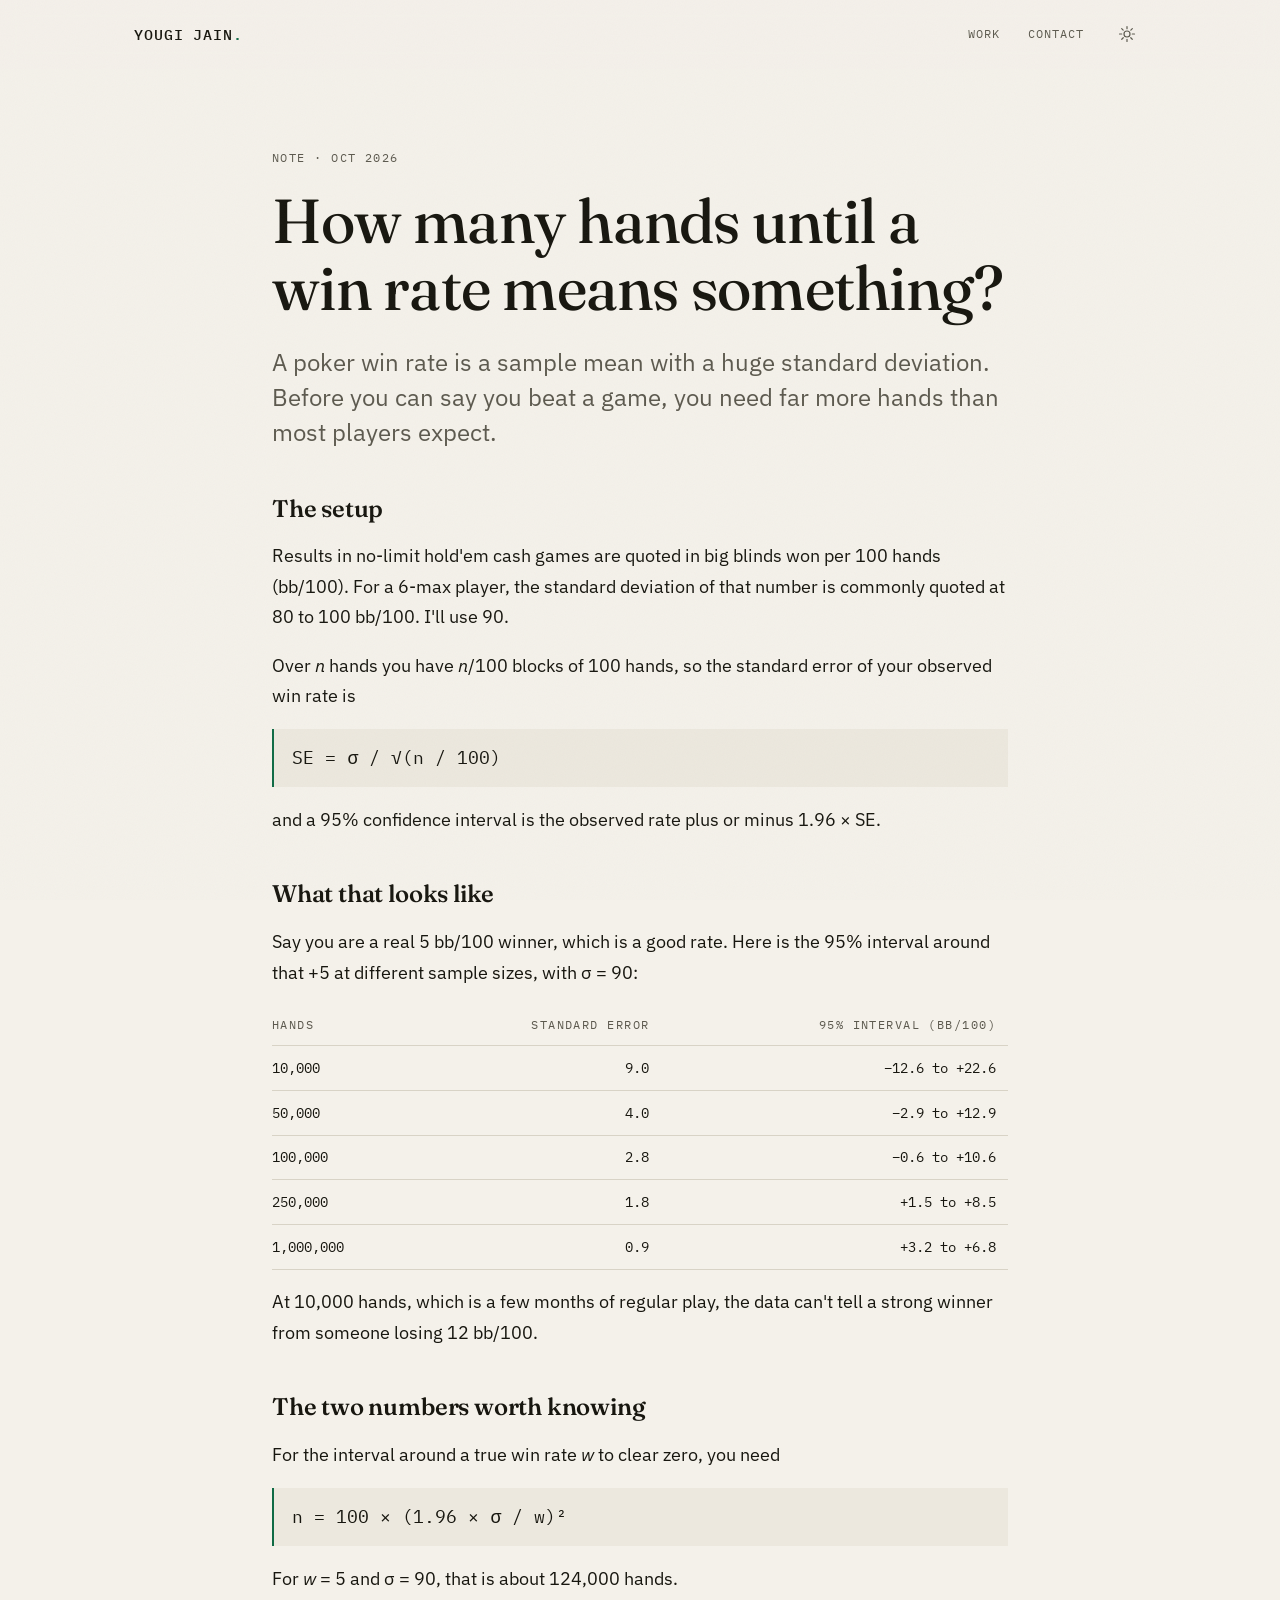
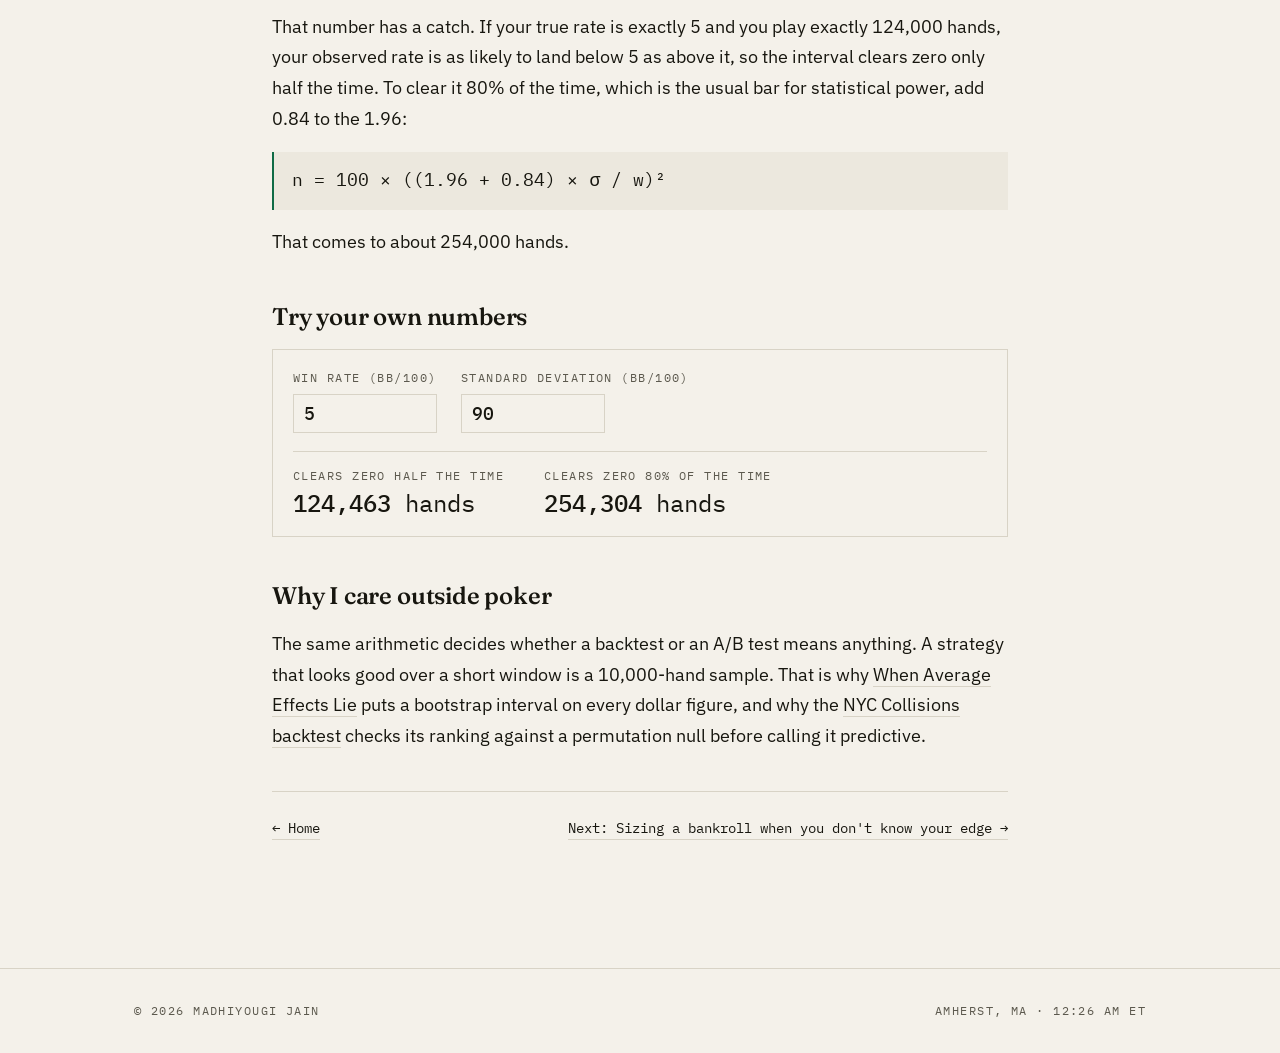
<file: notes/win-rate-sample-size.html>
<!DOCTYPE html>
<html lang="en">
<head>
  <meta charset="UTF-8" />
  <meta name="viewport" content="width=device-width, initial-scale=1.0" />

  <!-- Set theme before first paint to avoid a flash; flag JS so the
       reveal animation only hides content when scripting is available. -->
  <script>
    (function () {
      try {
        var s = localStorage.getItem("theme");
        var dark = s ? s === "dark" : matchMedia("(prefers-color-scheme: dark)").matches;
        document.documentElement.dataset.theme = dark ? "dark" : "light";
        document.documentElement.classList.add("js");
      } catch (e) {}
    })();
  </script>

  <title>How many hands until a win rate means something? | Yougi Jain</title>
  <meta name="description" content="A poker win rate is a sample mean with a huge standard deviation. The arithmetic for how many hands it takes before a 5 bb/100 edge is distinguishable from zero." />
  <meta name="author" content="Madhiyougi Jain" />
  <link rel="canonical" href="https://yougijain.com/notes/win-rate-sample-size.html" />

  <meta property="og:type" content="article" />
  <meta property="og:title" content="How many hands until a win rate means something?" />
  <meta property="og:description" content="A poker win rate is a sample mean with a huge standard deviation. The arithmetic for how many hands it takes before a 5 bb/100 edge is distinguishable from zero." />
  <meta property="og:url" content="https://yougijain.com/notes/win-rate-sample-size.html" />

  <meta name="theme-color" content="#f4f1ea" media="(prefers-color-scheme: light)" />
  <meta name="theme-color" content="#0c100e" media="(prefers-color-scheme: dark)" />

  <link rel="preconnect" href="https://fonts.googleapis.com" />
  <link rel="preconnect" href="https://fonts.gstatic.com" crossorigin />
  <link href="https://fonts.googleapis.com/css2?family=Fraunces:ital,opsz,wght@0,9..144,100..900;1,9..144,100..900&family=IBM+Plex+Mono:wght@400;500&family=IBM+Plex+Sans:wght@400;500;600&display=swap" rel="stylesheet" />

  <link rel="stylesheet" href="../css/style.css?v=21" />
</head>
<body>
  <a class="skip-link" href="#main">Skip to content</a>

  <header class="nav" id="nav">
    <div class="container nav__inner">
      <a class="nav__brand" href="../index.html">Yougi Jain<span class="nav__dot">.</span></a>

      <div class="nav__right">
        <nav class="nav__links" aria-label="Primary">
          <a href="../index.html#work">Work</a>
          <a href="../index.html#contact">Contact</a>
        </nav>

        <button class="nav__theme" id="themeToggle" type="button" aria-label="Switch theme" aria-pressed="false">
          <svg class="nav__theme-sun" aria-hidden="true" width="18" height="18" viewBox="0 0 24 24" fill="none" stroke="currentColor" stroke-width="1.6" stroke-linecap="round">
            <circle cx="12" cy="12" r="4" />
            <path d="M12 2v3M12 19v3M2 12h3M19 12h3M4.9 4.9l2 2M17 17l2 2M19.1 4.9l-2 2M7 17l-2 2" />
          </svg>
          <svg class="nav__theme-moon" aria-hidden="true" width="18" height="18" viewBox="0 0 24 24" fill="currentColor">
            <path d="M21 12.8A9 9 0 1 1 11.2 3a7 7 0 0 0 9.8 9.8z" />
          </svg>
        </button>

        <button class="nav__toggle" id="navToggle" aria-label="Toggle menu" aria-expanded="false">
          <span></span><span></span>
        </button>
      </div>
    </div>
    <span class="nav__progress" aria-hidden="true"></span>
  </header>

  <main id="main">
    <article class="note">
      <div class="container note__inner">
        <p class="note__meta">Note · Oct 2026</p>
        <h1 class="note__title">How many hands until a win rate means something?</h1>
        <p class="note__lede">
          A poker win rate is a sample mean with a huge standard deviation. Before you
          can say you beat a game, you need far more hands than most players expect.
        </p>

        <div class="note__body">
          <h2>The setup</h2>
          <p>
            Results in no-limit hold'em cash games are quoted in big blinds won per 100
            hands (bb/100). For a 6-max player, the standard deviation of that number is
            commonly quoted at 80 to 100&nbsp;bb/100. I'll use 90.
          </p>
          <p>
            Over <i>n</i> hands you have <i>n</i>/100 blocks of 100 hands, so the standard
            error of your observed win rate is
          </p>
          <p class="note__formula">SE = σ / √(n / 100)</p>
          <p>and a 95% confidence interval is the observed rate plus or minus 1.96 × SE.</p>

          <h2>What that looks like</h2>
          <p>
            Say you are a real 5&nbsp;bb/100 winner, which is a good rate. Here is the 95%
            interval around that +5 at different sample sizes, with σ = 90:
          </p>
          <div class="note__table-wrap">
            <table class="note__table">
              <thead>
                <tr><th scope="col">Hands</th><th scope="col">Standard error</th><th scope="col">95% interval (bb/100)</th></tr>
              </thead>
              <tbody>
                <tr><td>10,000</td><td>9.0</td><td>−12.6 to +22.6</td></tr>
                <tr><td>50,000</td><td>4.0</td><td>−2.9 to +12.9</td></tr>
                <tr><td>100,000</td><td>2.8</td><td>−0.6 to +10.6</td></tr>
                <tr><td>250,000</td><td>1.8</td><td>+1.5 to +8.5</td></tr>
                <tr><td>1,000,000</td><td>0.9</td><td>+3.2 to +6.8</td></tr>
              </tbody>
            </table>
          </div>
          <p>
            At 10,000 hands, which is a few months of regular play, the data can't tell a
            strong winner from someone losing 12&nbsp;bb/100.
          </p>

          <h2>The two numbers worth knowing</h2>
          <p>For the interval around a true win rate <i>w</i> to clear zero, you need</p>
          <p class="note__formula">n = 100 × (1.96 × σ / w)²</p>
          <p>For <i>w</i> = 5 and σ = 90, that is about 124,000 hands.</p>
          <p>
            That number has a catch. If your true rate is exactly 5 and you play exactly
            124,000 hands, your observed rate is as likely to land below 5 as above it, so
            the interval clears zero only half the time. To clear it 80% of the time, which
            is the usual bar for statistical power, add 0.84 to the 1.96:
          </p>
          <p class="note__formula">n = 100 × ((1.96 + 0.84) × σ / w)²</p>
          <p>That comes to about 254,000 hands.</p>

          <h2>Try your own numbers</h2>
          <form class="calc" id="calc" novalidate>
            <div class="calc__fields">
              <label>Win rate (bb/100)
                <input name="winrate" type="number" inputmode="decimal" min="0.1" step="0.1" value="5" />
              </label>
              <label>Standard deviation (bb/100)
                <input name="sd" type="number" inputmode="decimal" min="1" step="1" value="90" />
              </label>
            </div>
            <dl class="calc__out" aria-live="polite">
              <div><dt>Clears zero half the time</dt><dd><output id="calc-n95">124,463</output> hands</dd></div>
              <div><dt>Clears zero 80% of the time</dt><dd><output id="calc-n80">254,304</output> hands</dd></div>
            </dl>
          </form>

          <h2>Why I care outside poker</h2>
          <p>
            The same arithmetic decides whether a backtest or an A/B test means anything. A
            strategy that looks good over a short window is a 10,000-hand sample. That is
            why <a href="https://yougijain.github.io/When-Average-Effects-Lie/">When Average
            Effects Lie</a> puts a bootstrap interval on every dollar figure, and why the
            <a href="https://github.com/yougijain/NYC-Collisions#does-the-ranking-actually-predict-anything">NYC
            Collisions backtest</a> checks its ranking against a permutation null before
            calling it predictive.
          </p>
        </div>

        <footer class="note__end">
          <a href="../index.html">← Home</a>
          <a href="bankroll-unknown-edge.html">Next: Sizing a bankroll when you don't know your edge →</a>
        </footer>
      </div>
    </article>
  </main>

  <footer class="footer">
    <div class="container footer__inner">
      <span>© <span id="year"></span> Madhiyougi Jain</span>
      <span class="footer__meta">Amherst, MA · <span id="localTime"></span></span>
    </div>
  </footer>

  <script src="../js/main.js?v=2"></script>
  <script>
    // Hands needed for a 95% interval around win rate w to exclude zero,
    // n = 100 * ((z + zPower) * sd / w)^2, with zPower = 0 (a coin flip) or
    // 0.8416 (80% power). Mirrors the formulas in the note above.
    (function () {
      var form = document.getElementById("calc");
      if (!form) return;
      var Z95 = 1.959964, Z80 = 0.841621;
      var out95 = document.getElementById("calc-n95");
      var out80 = document.getElementById("calc-n80");
      var hands = function (z, sd, w) {
        return Math.round(100 * Math.pow(z * sd / w, 2)).toLocaleString("en-US");
      };
      var update = function () {
        var w = parseFloat(form.winrate.value), sd = parseFloat(form.sd.value);
        var ok = w > 0 && sd > 0 && isFinite(w) && isFinite(sd);
        out95.textContent = ok ? hands(Z95, sd, w) : "–";
        out80.textContent = ok ? hands(Z95 + Z80, sd, w) : "–";
      };
      form.addEventListener("input", update);
      form.addEventListener("submit", function (e) { e.preventDefault(); });
      update();
    })();
  </script>
</body>
</html>
</file>
<file: css/style.css>
/* ============================================================
   DESIGN TOKENS
   Change everything from here. Want a bolder, more creative
   look later? Mostly edit these variables + the fonts in
   index.html and the whole site follows.
   ============================================================ */
:root {
  color-scheme: light;

  /* Color — "paper ledger": warm paper, near-black ink, deep ledger green.
     The dark theme is the same story after hours: terminal + phosphor. */
  --bg:        #f4f1ea;   /* warm paper */
  --bg-alt:    #ece8de;   /* subtle panel */
  --bg-hero:   #f8f6f0;   /* landing: a hair lighter than --bg */
  --ink:       #17160f;   /* near-black text */
  --ink-soft:  #5c594e;   /* muted text */
  --line:      #d8d3c6;   /* hairlines / borders */
  --accent:    #0f6b45;   /* ledger green — the one pop of color */
  --accent-ink:#f8f6f0;

  /* Type — Fraunces carries the editorial voice (wide weight + optical
     range), IBM Plex Mono is the data voice, IBM Plex Sans reads quietly. */
  --font-display: "Fraunces", Georgia, serif;
  --font-body:    "IBM Plex Sans", system-ui, sans-serif;
  --font-mono:    "IBM Plex Mono", ui-monospace, monospace;

  /* Scale */
  --step--2: clamp(0.7rem, 0.68rem + 0.1vw, 0.75rem);
  --step--1: clamp(0.83rem, 0.8rem + 0.15vw, 0.9rem);
  --step-0:  clamp(1rem, 0.95rem + 0.25vw, 1.125rem);
  --step-1:  clamp(1.2rem, 1.1rem + 0.5vw, 1.5rem);
  --step-2:  clamp(1.6rem, 1.4rem + 1.1vw, 2.4rem);
  --step-3:  clamp(2.2rem, 1.8rem + 2.6vw, 3.9rem);
  --step-4:  clamp(2.7rem, 1.9rem + 5.9vw, 7.4rem);

  /* Spacing scale — for intra-section stacking */
  --space-2: 1rem;
  --space-3: 1.5rem;
  --space-4: 2.5rem;

  /* Layout */
  --container: 1140px;
  --gutter: clamp(1.25rem, 5vw, 4rem);
  --section-y: clamp(4.5rem, 10vw, 9rem);
  --radius: 14px;
  --rail: 220px;       /* shared section label column */
  --nav-h: 68px;

  /* Motion */
  --ease: cubic-bezier(0.22, 1, 0.36, 1);
}

/* Dark theme — applied by the inline <head> script + nav toggle.
   Green-cast near-black + phosphor accent: the terminal after hours. */
[data-theme="dark"] {
  color-scheme: dark;
  --bg:#0c100e; --bg-alt:#131a16; --bg-hero:#0f1411; --ink:#e8ece3;
  --ink-soft:#99a195; --line:#242c26; --accent:#45d688; --accent-ink:#0c100e;
}

/* ============================================================
   RESET / BASE
   ============================================================ */
*, *::before, *::after { box-sizing: border-box; }
* { margin: 0; }
html { scroll-behavior: smooth; -webkit-text-size-adjust: 100%; }
@media (prefers-reduced-motion: reduce) {
  html { scroll-behavior: auto; }
  *, *::before, *::after { animation: none !important; transition: none !important; }
  .reveal, .stat-strip.reveal > div { opacity: 1 !important; transform: none !important; }
  .hero__scroll-line::after { width: 100%; }
}

body {
  background: var(--bg);
  color: var(--ink);
  font-family: var(--font-body);
  font-size: var(--step-0);
  line-height: 1.6;
  -webkit-font-smoothing: antialiased;
  text-rendering: optimizeLegibility;
  transition: background-color .35s var(--ease), color .35s var(--ease);
}

img { max-width: 100%; display: block; }
a { color: inherit; text-decoration: none; }
ul, ol { list-style: none; padding: 0; }

::selection { background: var(--accent); color: var(--accent-ink); }

/* Film grain — a whisper of texture so large flat areas don't read sterile.
   Pure SVG noise, fixed, non-interactive. */
body::after {
  content: "";
  position: fixed; inset: 0; z-index: 90;
  pointer-events: none;
  background-image: url("data:image/svg+xml,%3Csvg xmlns='http://www.w3.org/2000/svg' width='160' height='160'%3E%3Cfilter id='n'%3E%3CfeTurbulence type='fractalNoise' baseFrequency='0.9' numOctaves='2' stitchTiles='stitch'/%3E%3C/filter%3E%3Crect width='100%25' height='100%25' filter='url(%23n)'/%3E%3C/svg%3E");
  opacity: .035;
}
[data-theme="dark"] body::after { opacity: .05; }

/* Consistent, token-driven focus ring for keyboard users only */
:where(a, button, [tabindex]):focus-visible {
  outline: 2px solid var(--accent);
  outline-offset: 3px;
  border-radius: 2px;
}
:focus:not(:focus-visible) { outline: none; }
.btn:focus-visible { outline-offset: 4px; }

.container {
  width: 100%;
  max-width: var(--container);
  margin-inline: auto;
  padding-inline: var(--gutter);
}

.skip-link {
  position: absolute; left: -999px; top: 0;
  background: var(--ink); color: var(--bg);
  padding: .6rem 1rem; z-index: 100; border-radius: 0 0 2px 0;
}
.skip-link:focus { left: 0; }

/* ============================================================
   NAV
   ============================================================ */
.nav {
  position: fixed; inset: 0 0 auto 0; z-index: 50;
  backdrop-filter: blur(10px);
  background: color-mix(in srgb, var(--bg) 80%, transparent);
  border-bottom: 1px solid transparent;
  transition: border-color .35s var(--ease), background-color .35s var(--ease);
}
.nav.is-scrolled { border-bottom-color: var(--line); }
.nav__inner {
  display: flex; align-items: center; justify-content: space-between;
  height: var(--nav-h);
}
.nav__brand {
  font-family: var(--font-mono);
  font-weight: 500; font-size: 0.95rem;
  text-transform: uppercase; letter-spacing: 0.06em;
}
.nav__dot { color: var(--accent); }
.nav__right { display: flex; align-items: center; gap: 1.5rem; }
.nav__links { display: flex; gap: 1.75rem; }
.nav__links a {
  font-family: var(--font-mono);
  font-size: var(--step--2); text-transform: uppercase; letter-spacing: 0.08em;
  color: var(--ink-soft);
  position: relative; transition: color .2s var(--ease);
}
.nav__links a::after {
  content: ""; position: absolute; left: 0; bottom: -4px;
  width: 0; height: 1px; background: var(--accent);
  transition: width .25s var(--ease);
}
.nav__links a:hover, .nav__links a.is-active { color: var(--ink); }
.nav__links a:hover::after, .nav__links a.is-active::after { width: 100%; }

/* Theme toggle */
.nav__theme {
  display: inline-flex; align-items: center; justify-content: center;
  width: 38px; height: 38px;
  background: none; border: 0; cursor: pointer;
  color: var(--ink-soft); transition: color .2s var(--ease);
}
.nav__theme:hover { color: var(--ink); }
.nav__theme svg { display: block; }
.nav__theme .nav__theme-moon { display: none; }
[data-theme="dark"] .nav__theme .nav__theme-sun { display: none; }
[data-theme="dark"] .nav__theme .nav__theme-moon { display: block; }

.nav__toggle {
  display: none; flex-direction: column; gap: 5px;
  background: none; border: 0; cursor: pointer; padding: 8px;
}
.nav__toggle span {
  width: 24px; height: 2px; background: var(--ink);
  transition: transform .3s var(--ease), opacity .3s var(--ease);
}
.nav.is-open .nav__toggle span:nth-child(1) { transform: translateY(3.5px) rotate(45deg); }
.nav.is-open .nav__toggle span:nth-child(2) { transform: translateY(-3.5px) rotate(-45deg); }

/* Reading progress — a hairline of accent along the nav's bottom edge.
   Width driven by --scroll (0–1) from JS; sits on the border line. */
.nav__progress {
  position: absolute; left: 0; right: 0; bottom: -1px;
  height: 2px; background: var(--accent);
  transform: scaleX(var(--scroll, 0)); transform-origin: left;
  pointer-events: none;
}

/* ============================================================
   HERO
   ============================================================ */
.hero {
  min-height: 100svh;
  display: flex; flex-direction: column; justify-content: center;
  padding-block: 8rem 4rem; position: relative;
  overflow: hidden;
  /* Landing reads a touch lighter than the content below, with a faint
     accent glow from the top for depth. The 1px border-top on the first
     section keeps the scroll transition crisp. */
  background:
    radial-gradient(135% 95% at 50% 0%, color-mix(in srgb, var(--accent) 5%, transparent), transparent 55%),
    var(--bg-hero);
}
/* Data grid — a faint dot lattice fading out toward the fold… */
.hero::before {
  content: "";
  position: absolute; inset: 0; pointer-events: none;
  background-image: radial-gradient(color-mix(in srgb, var(--ink) 30%, transparent) 1px, transparent 1.5px);
  background-size: 30px 30px;
  -webkit-mask-image: linear-gradient(to bottom, black, transparent 72%);
  mask-image: linear-gradient(to bottom, black, transparent 72%);
  opacity: .3;
}
/* …and an accent layer of the same lattice, unmasked only in a circle
   around the cursor (--mx/--my from JS) so dots light up as you move. */
.hero::after {
  content: "";
  position: absolute; inset: 0; pointer-events: none;
  background-image: radial-gradient(var(--accent) 1.2px, transparent 1.8px);
  background-size: 30px 30px;
  -webkit-mask-image: radial-gradient(240px circle at var(--mx, -999px) var(--my, -999px), black, transparent 70%);
  mask-image: radial-gradient(240px circle at var(--mx, -999px) var(--my, -999px), black, transparent 70%);
  opacity: .55;
}
.hero__content { position: relative; z-index: 1; }
.hero__eyebrow {
  font-family: var(--font-mono);
  font-size: var(--step--1);
  text-transform: uppercase; letter-spacing: 0.12em;
  color: var(--ink-soft); margin-bottom: 1.5rem;
}
.hero__title {
  font-family: var(--font-display);
  font-weight: 320;
  font-size: var(--step-4);
  line-height: 1.04;
  letter-spacing: -0.015em;
  margin-bottom: 1.75rem;
}
/* Masked line reveal — each line slides up out of its own overflow-clipped
   wrapper on load. Hidden state comes from the animation itself (fill-mode
   both), so no-JS and reduced-motion visitors just see the text. */
.hero__line {
  display: block; overflow: hidden;
  padding-block: .1em; margin-block: -.1em; /* keep descenders unclipped */
}
.hero__line-inner { display: inline-block; }
html.js .hero__line-inner { animation: heroLineUp .9s var(--ease) both; animation-delay: .1s; }
html.js .hero__line:nth-child(2) .hero__line-inner { animation-delay: .22s; }
@keyframes heroLineUp { from { transform: translateY(112%); } }
/* The one editorial flourish: the payoff word swings heavy and italic
   against the light roman around it. */
.hero__accent-word {
  font-family: var(--font-display);
  font-style: italic; font-weight: 680;
  font-size: 1em; letter-spacing: -0.01em;
  color: var(--accent);
}
.hero__lede {
  max-width: 48ch;
  font-size: var(--step-1);
  line-height: 1.45;
  color: var(--ink-soft);
  margin-bottom: var(--space-4);
}
/* Lede links point at project cards further down; underline them quietly. */
.hero__lede a {
  color: var(--ink);
  border-bottom: 1px solid var(--line);
  transition: color .2s var(--ease), border-color .2s var(--ease);
}
.hero__lede a:hover { color: var(--accent); border-color: var(--accent); }
.hero__actions { display: flex; align-items: center; gap: 1rem 1.5rem; flex-wrap: wrap; }
/* Load-in choreography: eyebrow → title lines → lede → actions. */
.hero__lede.reveal { transition-delay: .3s; }
.hero__actions.reveal { transition-delay: .42s; }

/* Availability — quiet, next to the CTAs, with a slow-pulsing dot. */
.hero__avail {
  display: inline-flex; align-items: center; gap: .55rem;
  font-family: var(--font-mono); font-size: var(--step--2);
  text-transform: uppercase; letter-spacing: 0.12em;
  color: var(--ink-soft);
}
.hero__avail-dot {
  width: 8px; height: 8px; border-radius: 50%;
  background: var(--accent); position: relative; flex: none;
}
.hero__avail-dot::after {
  content: ""; position: absolute; inset: 0; border-radius: 50%;
  background: var(--accent);
  animation: availPing 2.4s var(--ease) infinite;
}
@keyframes availPing {
  0% { transform: scale(1); opacity: .6; }
  70%, 100% { transform: scale(2.6); opacity: 0; }
}

.hero__scroll {
  position: absolute; bottom: 2rem; left: var(--gutter);
  display: flex; align-items: center; gap: .75rem;
  font-family: var(--font-mono); font-size: var(--step--2);
  letter-spacing: 0.12em; text-transform: uppercase; color: var(--ink-soft);
}
.hero__scroll-line { width: 50px; height: 1px; background: var(--line); position: relative; overflow: hidden; }
.hero__scroll-line::after {
  content: ""; position: absolute; inset: 0; width: 50%;
  background: var(--ink); animation: scrollLine 2.2s var(--ease) infinite;
}
@keyframes scrollLine { 0%{transform:translateX(-100%);} 100%{transform:translateX(200%);} }

/* ============================================================
   BUTTONS
   ============================================================ */
.btn {
  display: inline-flex; align-items: center; gap: .5rem;
  font-family: var(--font-mono);
  font-size: var(--step--1); font-weight: 500;
  text-transform: uppercase; letter-spacing: 0.07em;
  padding: .8rem 1.35rem; border-radius: 2px;
  border: 1px solid var(--ink);
  transition: transform .2s var(--ease), background .2s var(--ease), color .2s var(--ease), border-color .2s var(--ease);
}
.btn--primary { background: var(--ink); color: var(--bg); }
.btn--primary:hover { background: var(--accent); border-color: var(--accent); color: var(--accent-ink); }
.btn--ghost { background: transparent; color: var(--ink); }
.btn--ghost:hover { background: var(--ink); color: var(--bg); }

/* ============================================================
   SECTIONS (shared)
   ============================================================ */
.section { padding-block: var(--section-y); border-top: 1px solid var(--line); }
.section__grid {
  display: grid; grid-template-columns: var(--rail) 1fr; gap: clamp(2rem, 5vw, 5rem);
}
.section__label, .section__num {
  font-family: var(--font-mono);
  font-size: var(--step--1);
  text-transform: uppercase; letter-spacing: 0.12em; color: var(--ink-soft);
}
.section__label { position: sticky; top: calc(var(--nav-h) + 2rem); height: max-content; }
.section__num { display: block; font-size: var(--step-0); font-weight: 500; color: var(--accent); margin-bottom: .4rem; }

.lead {
  font-family: var(--font-display);
  font-size: var(--step-2); line-height: 1.38;
  letter-spacing: -0.01em; color: var(--ink);
  margin-bottom: var(--space-3); font-weight: 400;
}
.section__body p { margin-bottom: var(--space-2); color: var(--ink-soft); max-width: 58ch; }
.section__body p.lead { color: var(--ink); }

/* About facts — the section now leads with these (no intro prose). */
.facts {
  display: grid;
  grid-template-columns: repeat(2, 1fr); gap: 1.5rem 2rem;
}
.fact dt {
  font-family: var(--font-mono); font-size: var(--step--2);
  text-transform: uppercase; letter-spacing: 0.12em;
  color: var(--ink-soft); margin-bottom: .35rem;
}
.fact dd { font-weight: 500; }

/* ============================================================
   STAT PRIMITIVE
   One monospace key/value language in two tiers: the About
   "at a glance" strip (showcase — larger dd at --step-2) and
   the per-project metric rows (inline — dd at --step-1, with
   hairline dividers). Same vocabulary, deliberate size delta.
   ============================================================ */
.stat-strip {
  display: flex; flex-wrap: wrap; gap: 1.75rem 2rem;
  margin-top: var(--space-4); padding-top: 1.75rem;
  border-top: 1px solid var(--line);
  font-variant-numeric: tabular-nums;
}
.stat-strip > div { flex: 1 1 auto; min-width: max-content; }
.stat-strip > div dt {
  font-family: var(--font-mono); font-size: var(--step--2);
  text-transform: uppercase; letter-spacing: 0.12em;
  color: var(--ink-soft); margin-bottom: .3rem;
}
.stat-strip > div dd {
  font-family: var(--font-mono); font-size: var(--step-2);
  font-weight: 500; letter-spacing: -0.02em; line-height: 1;
}
/* Children cascade in one after another once the strip is revealed
   (hidden state gated on html.js, same contract as .reveal). */
html.js .stat-strip.reveal > div {
  opacity: 0; transform: translateY(14px);
  transition: opacity .6s var(--ease), transform .6s var(--ease);
}
html.js .stat-strip.reveal.is-visible > div { opacity: 1; transform: none; }
.stat-strip.reveal > div:nth-child(2) { transition-delay: .08s; }
.stat-strip.reveal > div:nth-child(3) { transition-delay: .16s; }
.stat-strip.reveal > div:nth-child(4) { transition-delay: .24s; }

.stats {
  display: flex; flex-wrap: wrap; gap: .9rem 0;
  margin-bottom: 1.25rem; border-top: 1px solid var(--line);
  font-variant-numeric: tabular-nums;
}
.stat { padding: .65rem 1.1rem .65rem 0; margin-right: 1.1rem; border-right: 1px solid var(--line); }
.stat:last-child { border-right: 0; margin-right: 0; }
.stat dt {
  font-family: var(--font-mono); font-size: var(--step--2);
  text-transform: uppercase; letter-spacing: 0.12em;
  color: var(--ink-soft); margin-bottom: .2rem;
}
.stat dd {
  font-family: var(--font-mono); font-size: var(--step-1);
  font-weight: 500; letter-spacing: -0.01em; color: var(--ink);
}

/* ============================================================
   PROJECTS
   ============================================================ */
.projects { display: grid; border-block: 1px solid var(--line); }
.project {
  /* How far the hover tint reaches past the text column on each side.
     Always narrower than --gutter and the rail gap, so it never overflows. */
  --card-pad-x: clamp(1rem, 2.5vw, 2rem);
  position: relative;
  isolation: isolate;
  background: var(--bg);
  padding: clamp(2.25rem, 4vw, 3.25rem) 0;
}
.project + .project { border-top: 1px solid var(--line); }
/* Cards the hero links to land below the sticky nav, not under it. */
.project[id] { scroll-margin-top: var(--nav-h); }
/* Hover tint is a layer wider than the card, giving the copy breathing
   room while the text and rules stay aligned with the rest of the page. */
.project::after {
  content: "";
  position: absolute; inset: 0 calc(-1 * var(--card-pad-x));
  z-index: -1;
  background: var(--bg-alt);
  opacity: 0;
  transition: opacity .3s var(--ease);
}
/* Accent rail marks the tint's left edge and grows from the vertical
   centre outward on hover. */
.project::before {
  content: "";
  position: absolute; left: calc(-1 * var(--card-pad-x)); top: 0; bottom: 0;
  width: 2px; background: var(--accent);
  transform: scaleY(0); transform-origin: center;
  transition: transform .35s var(--ease);
}
.project:hover::after { opacity: 1; }
.project:hover::before { transform: scaleY(1); }

/* Featured project — the flagship leads the section on the strength of a
   larger title alone, so it reads as the hero without borrowing the hover
   treatment (a persistent tint/rail made it look permanently hovered). */
.project--featured .project__title { font-size: var(--step-3); }
.project__meta { display: flex; flex-direction: row; align-items: baseline; gap: 1rem; margin-bottom: 1rem; }
.project__body { min-width: 0; }
.project__year { font-family: var(--font-mono); font-size: var(--step--1); }
.project__badge {
  font-family: var(--font-mono); font-size: var(--step--2);
  text-transform: uppercase; letter-spacing: 0.12em; color: var(--accent);
}
.project__type {
  font-size: var(--step--2); text-transform: uppercase; letter-spacing: 0.12em;
  color: var(--ink-soft); margin-left: auto;
}
.project__title {
  font-family: var(--font-display); font-weight: 560;
  font-size: var(--step-2); letter-spacing: -0.012em;
  line-height: 1.12; margin-bottom: 1rem;
}
.project__desc { color: var(--ink-soft); max-width: 58ch; margin-bottom: 1.25rem; }

/* Tech stack — a quiet slash-separated metadata line, not a chip cloud. */
.tags { display: flex; flex-wrap: wrap; align-items: baseline; gap: .3rem .65rem; margin-bottom: 1.25rem; }
.tags li {
  font-family: var(--font-mono);
  font-size: var(--step--1);
  line-height: 1.5;
  color: var(--ink-soft);
  white-space: nowrap;
  transition: color .2s var(--ease);
}
.tags li:not(:last-child)::after { content: " /"; color: var(--line); margin-left: .65rem; }
.tags li:hover { color: var(--ink); }

.project__links { display: flex; gap: 1.5rem; }
.project__links a {
  font-family: var(--font-mono);
  font-size: var(--step--1); font-weight: 500;
  border-bottom: 1px solid var(--line); padding-bottom: 2px;
  transition: border-color .2s var(--ease), color .2s var(--ease);
}
.project__links a:hover { border-color: var(--accent); color: var(--accent); }

/* Work groups: the full cards are split into labelled sets. The label
   shares the "Also built" label style below; groups stack with the same gap. */
.work-group + .work-group { margin-top: var(--space-4); }

/* Index list: a compact, hairline-ruled list of links, one row per item.
   Name and year share a line with the summary below on narrow screens,
   three columns once there's room. Used by "Also built" under the work
   groups and by the Notes section. External links (target=_blank) get a
   ↗ after the name; internal ones don't. */
.also { margin-top: var(--space-4); }
.work-group__label,
.also__label {
  font-family: var(--font-mono); font-size: var(--step--2); font-weight: 400;
  text-transform: uppercase; letter-spacing: 0.12em;
  color: var(--ink-soft); margin-bottom: .75rem;
}
.index-list { border-top: 1px solid var(--line); }
.index-list__item { border-bottom: 1px solid var(--line); }
.index-list__item a {
  display: grid;
  grid-template-columns: minmax(8rem, 11rem) 1fr auto;
  grid-template-areas: "name desc year";
  gap: .3rem 1.5rem; align-items: baseline;
  padding-block: 1.1rem;
}
.index-list__name {
  grid-area: name;
  font-family: var(--font-display); font-weight: 560; font-size: var(--step-1);
  letter-spacing: -0.008em; line-height: 1.2;
  transition: color .2s var(--ease);
}
.index-list__item a[target="_blank"] .index-list__name::after { content: " ↗"; font-family: var(--font-mono); font-size: var(--step--1); color: var(--ink-soft); }
.index-list__desc { grid-area: desc; color: var(--ink-soft); font-size: var(--step--1); line-height: 1.55; max-width: 58ch; }
.index-list__year { grid-area: year; font-family: var(--font-mono); font-size: var(--step--1); color: var(--ink-soft); white-space: nowrap; }
.index-list__item a:hover .index-list__name { color: var(--accent); }
/* Stacked variant for long titles (Notes): name and year on one line, the
   summary below, at every width. */
.index-list--stacked .index-list__item a { grid-template-columns: 1fr auto; grid-template-areas: "name year" "desc desc"; }
.index-list--stacked .index-list__desc { max-width: 62ch; }

/* "See more" link below the projects list */
.work__more {
  display: inline-block; margin-top: 2.5rem;
  font-family: var(--font-mono); font-size: var(--step--1);
  color: var(--ink-soft);
  border-bottom: 1px solid var(--line); padding-bottom: 3px;
  transition: color .2s var(--ease), border-color .2s var(--ease);
}
.work__more:hover { color: var(--accent); border-color: var(--accent); }

/* ============================================================
   EXPERIENCE / TIMELINE
   ============================================================ */
.timeline { display: grid; }
/* Each item carries a segment of the spine via its left border; spacing
   lives in padding-bottom so the border stays continuous through the gap.
   The last item drops its border so the line ends exactly at the last node. */
.timeline__item {
  position: relative;
  margin-left: 6px;
  padding: 0 0 var(--space-4) 2rem;
  border-left: 2px solid var(--line);
  transition: border-color .3s var(--ease);
}
.timeline__item:last-child { padding-bottom: 0; border-color: transparent; }
.timeline__item::before {
  content: "";
  position: absolute; left: -8px; top: .2rem;
  width: 14px; height: 14px; border-radius: 50%;
  background: var(--bg); border: 2px solid var(--accent);
  transition: background .25s var(--ease), transform .3s var(--ease);
}
.timeline__what { transition: transform .3s var(--ease); }
/* Hover: the segment's node lights up and grows while its copy steps off the
   spine, so each role reads as an active point on the timeline. */
.timeline__item:not(:last-child):hover { border-color: var(--accent); }
.timeline__item:hover::before { background: var(--accent); transform: scale(1.3); }
.timeline__item:hover .timeline__what { transform: translateX(8px); }
.timeline__item:hover .timeline__what h3 { color: var(--accent); }
.timeline__when {
  font-family: var(--font-mono); font-size: var(--step--2);
  text-transform: uppercase; letter-spacing: 0.12em;
  color: var(--accent); margin-bottom: .5rem;
}
.timeline__what h3 {
  font-family: var(--font-display); font-size: var(--step-1);
  font-weight: 560; letter-spacing: -0.008em; margin-bottom: .25rem;
  transition: color .25s var(--ease);
}
.timeline__org { color: var(--ink-soft) !important; font-weight: 500; margin-bottom: .6rem !important; font-size: var(--step--1); }
.timeline__what > p:last-child { margin-bottom: 0; }

/* ============================================================
   EDUCATION
   ============================================================ */
.edu__head {
  display: flex; flex-wrap: wrap; align-items: baseline;
  justify-content: space-between; gap: .35rem 1.5rem; margin-bottom: .6rem;
}
.edu__school { font-family: var(--font-display); font-size: var(--step-1); font-weight: 560; letter-spacing: -0.008em; }
.edu__when {
  font-family: var(--font-mono); font-size: var(--step--2);
  text-transform: uppercase; letter-spacing: 0.12em; color: var(--accent);
}
.edu__degree { color: var(--ink) !important; font-weight: 500; margin-bottom: .6rem !important; }
.edu__note { color: var(--ink-soft); max-width: 58ch; }

/* ============================================================
   SKILLS
   ============================================================ */
.skills { display: grid; grid-template-columns: repeat(auto-fit, minmax(160px, 1fr)); gap: 2rem; }
.skills__group h4 {
  font-family: var(--font-mono); font-size: var(--step--2);
  text-transform: uppercase; letter-spacing: 0.12em;
  color: var(--ink-soft); margin-bottom: 1rem; padding-bottom: .5rem;
  border-bottom: 1px solid var(--line);
}
.skills__group ul { display: grid; gap: .5rem; }
.skills__group li { font-weight: 500; }

/* ============================================================
   CONTACT
   ============================================================ */
.section--contact { text-align: left; }
.contact__title {
  font-family: var(--font-display); font-weight: 320;
  font-size: var(--step-3); letter-spacing: -0.015em;
  line-height: 1.08; margin: 0 0 1rem;
}
.contact__lede { color: var(--ink-soft); max-width: 50ch; margin-bottom: 2rem; }
.contact__email {
  display: inline-block; font-family: var(--font-mono);
  font-size: var(--step-2); font-weight: 500; letter-spacing: -0.03em;
  border-bottom: 2px solid var(--line); padding-bottom: 4px;
  transition: border-color .25s var(--ease), color .25s var(--ease);
}
.contact__email:hover { border-color: var(--accent); color: var(--accent); }
.contact__socials { display: flex; gap: 2rem; margin-top: var(--space-4); flex-wrap: wrap; }
.contact__socials a {
  font-family: var(--font-mono);
  font-size: var(--step--1); color: var(--ink-soft);
  transition: color .2s var(--ease);
}
.contact__socials a:hover { color: var(--ink); }

/* ============================================================
   FOOTER
   ============================================================ */
.footer { border-top: 1px solid var(--line); padding-block: 2rem; }
.footer__inner {
  display: flex; justify-content: space-between; align-items: center;
  font-family: var(--font-mono); font-size: var(--step--2);
  color: var(--ink-soft); text-transform: uppercase; letter-spacing: 0.12em;
}

/* ============================================================
   REVEAL ANIMATION (JS adds .is-visible)
   Hidden state is opt-in: only when JS is present (html.js) so
   no-JS / failed-script visitors always see content. Reduced
   motion forces everything visible (see media query above).
   ============================================================ */
.reveal { opacity: 0; transform: translateY(24px); transition: opacity .7s var(--ease), transform .7s var(--ease); }
.reveal.is-visible { opacity: 1; transform: none; }
html:not(.js) .reveal { opacity: 1; transform: none; }

/* ============================================================
   NOTES (notes/*.html)
   Long-form pages share the site's nav, footer, and tokens. The
   column narrows to a reading measure; formulas and tables use the
   mono data voice from the stat primitive.
   ============================================================ */
.note { padding-block: calc(var(--nav-h) + clamp(2.5rem, 7vw, 5rem)) var(--section-y); }
.note__inner { max-width: calc(46rem + 2 * var(--gutter)); }
.note__meta {
  font-family: var(--font-mono); font-size: var(--step--2);
  text-transform: uppercase; letter-spacing: 0.12em;
  color: var(--ink-soft); margin-bottom: 1.25rem;
}
.note__title {
  font-family: var(--font-display); font-weight: 460;
  font-size: var(--step-3); line-height: 1.08; letter-spacing: -0.012em;
  margin-bottom: 1.5rem;
}
.note__lede {
  font-size: var(--step-1); line-height: 1.45; color: var(--ink-soft);
  margin-bottom: var(--space-4);
}
.note__body { line-height: 1.7; }
.note__body > * + * { margin-top: 1.1rem; }
.note__body h2 {
  font-family: var(--font-display); font-weight: 560;
  font-size: var(--step-1); letter-spacing: -0.008em; line-height: 1.25;
  margin-top: 2.75rem;
}
.note__body ul { list-style: disc; padding-left: 1.25rem; }
.note__body li + li { margin-top: .5rem; }
.note__meta a,
.note__body a,
.note__end a {
  color: var(--ink);
  border-bottom: 1px solid var(--line);
  transition: color .2s var(--ease), border-color .2s var(--ease);
}
.note__meta a:hover,
.note__body a:hover,
.note__end a:hover { color: var(--accent); border-color: var(--accent); }
.note__formula {
  font-family: var(--font-mono); font-size: var(--step-0);
  background: var(--bg-alt); border-left: 2px solid var(--accent);
  padding: .85rem 1.15rem; overflow-x: auto; white-space: nowrap;
}
.note__table-wrap { overflow-x: auto; }
.note__table {
  width: 100%; border-collapse: collapse;
  font-family: var(--font-mono); font-size: var(--step--1);
  font-variant-numeric: tabular-nums;
}
.note__table th,
.note__table td {
  text-align: right; padding: .6rem .75rem;
  border-bottom: 1px solid var(--line); white-space: nowrap;
}
.note__table th:first-child,
.note__table td:first-child { text-align: left; padding-left: 0; }
.note__table th {
  font-size: var(--step--2); font-weight: 400; white-space: normal;
  text-transform: uppercase; letter-spacing: 0.12em; color: var(--ink-soft);
  vertical-align: bottom;
}
/* Sample-size calculator in the win-rate note: two number inputs, two
   outputs, all in the mono data voice. */
.calc { border: 1px solid var(--line); padding: 1.25rem 1.25rem 1.1rem; display: grid; gap: 1.1rem; }
.calc__fields { display: flex; flex-wrap: wrap; gap: 1rem 1.5rem; }
.calc label,
.calc__out dt {
  font-family: var(--font-mono); font-size: var(--step--2); line-height: 1.4;
  text-transform: uppercase; letter-spacing: 0.12em; color: var(--ink-soft);
}
.calc label { display: grid; gap: .4rem; }
.calc input {
  width: 9rem; padding: .5rem .65rem;
  font: 500 var(--step-0)/1.2 var(--font-mono); letter-spacing: 0;
  color: var(--ink); background: var(--bg);
  border: 1px solid var(--line); border-radius: 0;
}
.calc input:focus-visible { outline: 2px solid var(--accent); outline-offset: 2px; }
.calc__out { display: flex; flex-wrap: wrap; gap: 1rem 2.5rem; padding-top: 1rem; border-top: 1px solid var(--line); }
.calc__out dt { margin-bottom: .2rem; }
.calc__out dd { font-family: var(--font-mono); font-size: var(--step-1); line-height: 1.3; font-variant-numeric: tabular-nums; }
.calc__out output { font-weight: 500; color: var(--ink); }
.note__end {
  margin-top: var(--space-4); padding-top: 1.5rem;
  border-top: 1px solid var(--line);
  display: flex; flex-wrap: wrap; justify-content: space-between; gap: 1rem 2rem;
  font-family: var(--font-mono); font-size: var(--step--1);
}

/* ============================================================
   RESPONSIVE
   ============================================================ */
@media (max-width: 820px) {
  .nav__links {
    position: fixed; inset: var(--nav-h) 0 auto 0;
    flex-direction: column; gap: 0;
    background: var(--bg); border-bottom: 1px solid var(--line);
    padding: 1rem var(--gutter) 2rem;
    transform: translateY(-120%); transition: transform .35s var(--ease);
    z-index: 40;
  }
  .nav.is-open .nav__links { transform: translateY(0); }
  .nav__links a { padding: .9rem 0; font-size: var(--step-1); border-bottom: 1px solid var(--line); }
  .nav__toggle { display: flex; }

  .section__grid { grid-template-columns: 1fr; gap: 1.5rem; }
  .section__label { position: static; }
  .facts { grid-template-columns: 1fr 1fr; }
  .index-list__item a { grid-template-columns: 1fr auto; grid-template-areas: "name year" "desc desc"; }
}

@media (max-width: 460px) {
  .facts { grid-template-columns: 1fr; }
  .note__formula { font-size: var(--step--1); padding-inline: .9rem; }
  .note__table th, .note__table td { padding-inline: .45rem; }
  .hero__actions { width: 100%; }
  .btn { flex: 1; justify-content: center; }
  .project__type { margin-left: 0; }
  .stat { border-right: 0; margin-right: 1.6rem; }
}

/* Narrowest phones: the mono-caps CTAs stack instead of squeezing. */
@media (max-width: 350px) {
  .btn { flex-basis: 100%; }
}
</file>
